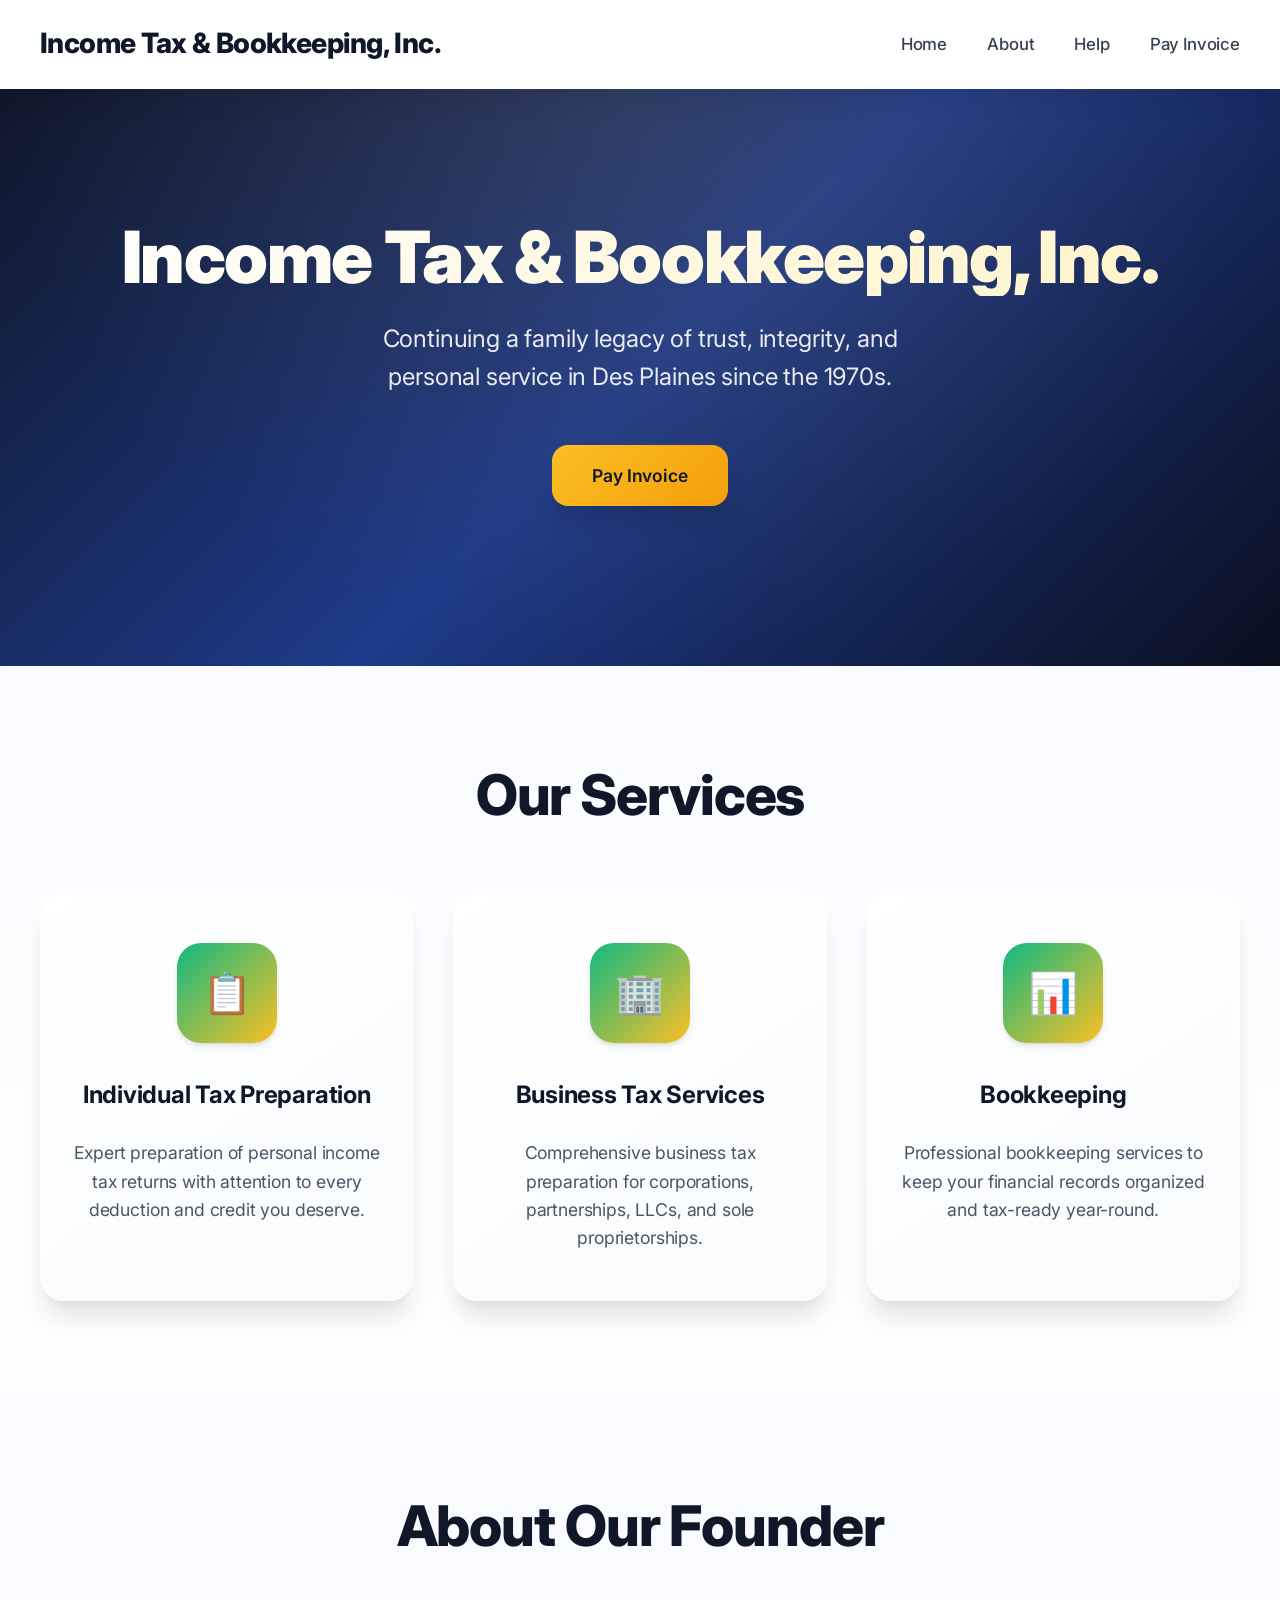
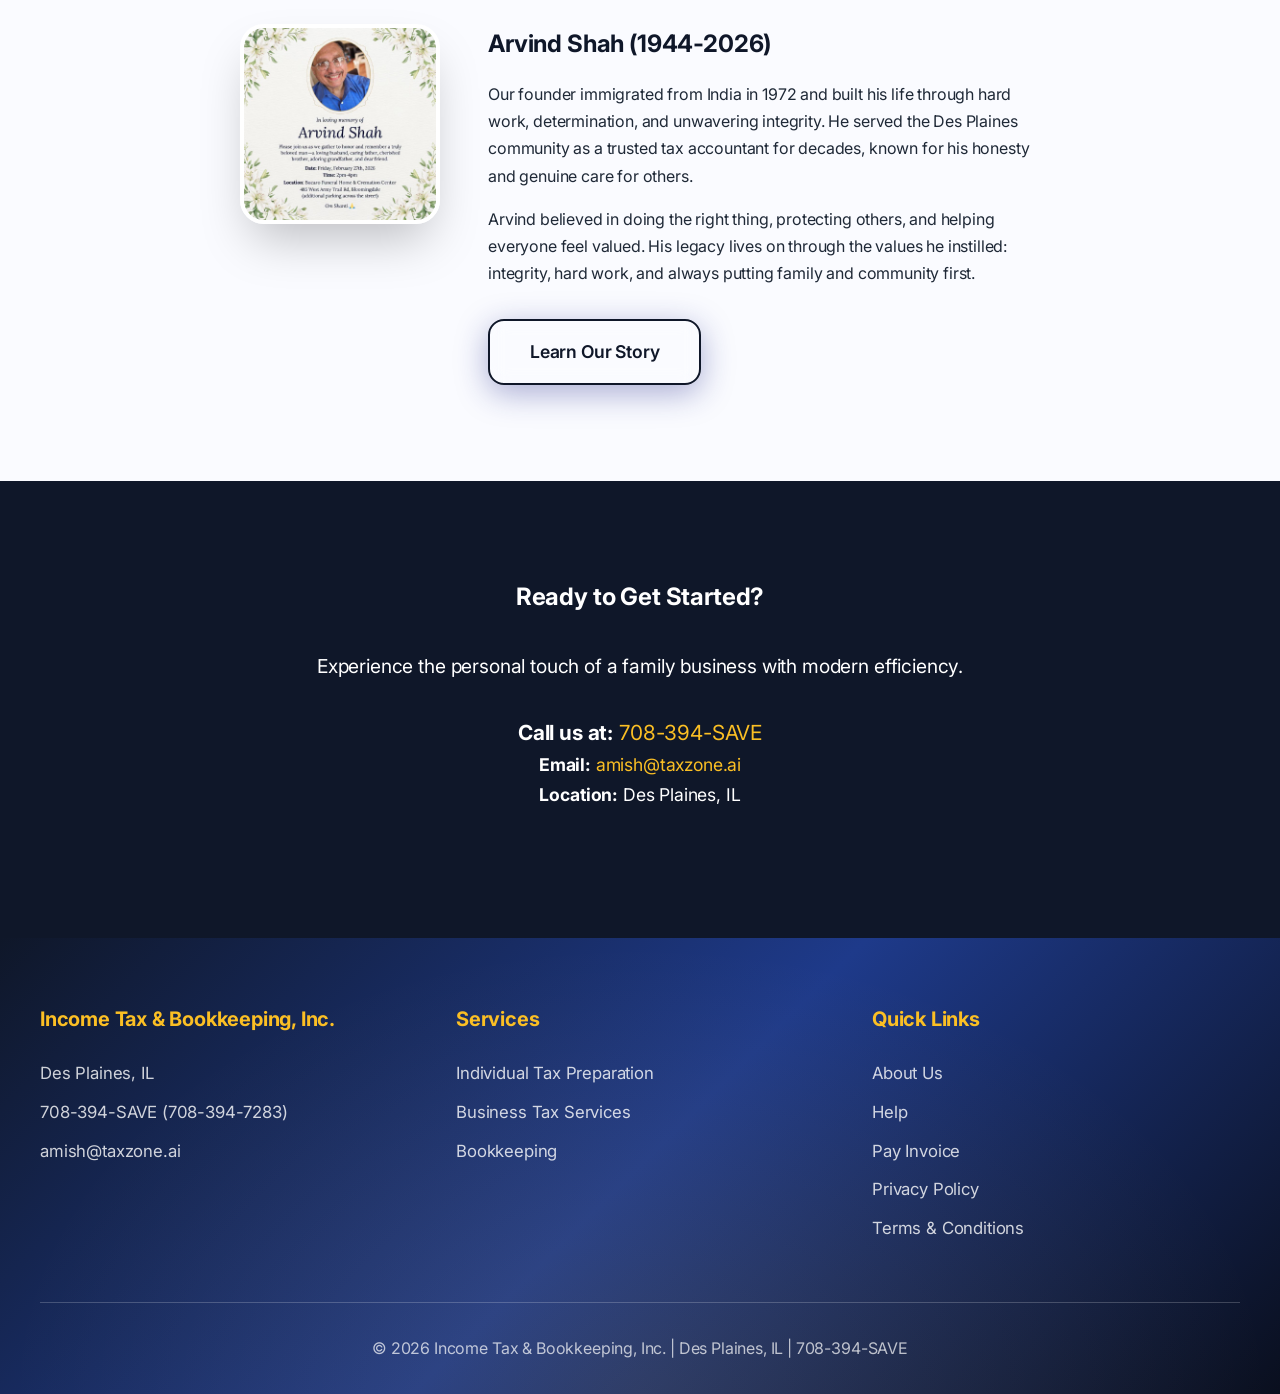
<file: index.html>
<!DOCTYPE html>
<html lang="en">
<head>
    <meta charset="UTF-8">
    <meta name="viewport" content="width=device-width, initial-scale=1.0">
    <title>Income Tax & Bookkeeping, Inc. | Professional Tax Services in Des Plaines, IL</title>
    <meta name="description" content="Professional tax preparation and bookkeeping services in Des Plaines, IL. Continuing a family legacy of trusted service since the 1970s. Call 708-394-SAVE.">
    <link rel="stylesheet" href="css/style.css">
</head>
<body>
    <header>
        <nav>
            <a href="index.html" class="logo">Income Tax & Bookkeeping, Inc.</a>
            <ul class="nav-links">
                <li><a href="index.html">Home</a></li>
                <li><a href="about.html">About</a></li>
                <li><a href="help.html">Help</a></li>
                <li><a href="pay.html">Pay Invoice</a></li>
            </ul>
            <div class="nav-toggle" onclick="toggleNav()">
                <span></span>
                <span></span>
                <span></span>
            </div>
        </nav>
    </header>

    <main>
        <section class="hero">
            <div class="container">
                <h1>Income Tax & Bookkeeping, Inc.</h1>
                <p>Continuing a family legacy of trust, integrity, and personal service in Des Plaines since the 1970s.</p>
                <div class="cta-buttons">
                    <a href="pay.html" class="btn btn-primary">Pay Invoice</a>
                </div>
            </div>
        </section>

        <section class="section">
            <div class="container">
                <h2 class="section-title">Our Services</h2>
                <div class="services-grid">
                    <div class="service-card">
                        <div class="service-icon">📋</div>
                        <h3>Individual Tax Preparation</h3>
                        <p>Expert preparation of personal income tax returns with attention to every deduction and credit you deserve.</p>
                    </div>
                    <div class="service-card">
                        <div class="service-icon">🏢</div>
                        <h3>Business Tax Services</h3>
                        <p>Comprehensive business tax preparation for corporations, partnerships, LLCs, and sole proprietorships.</p>
                    </div>
                    <div class="service-card">
                        <div class="service-icon">📊</div>
                        <h3>Bookkeeping</h3>
                        <p>Professional bookkeeping services to keep your financial records organized and tax-ready year-round.</p>
                    </div>
                </div>
            </div>
        </section>

        <section class="section" style="background: var(--light-bg);">
            <div class="container">
                <h2 class="section-title">About Our Founder</h2>
                <div class="memorial-content" style="display: grid; grid-template-columns: 200px 1fr; gap: 3rem; align-items: start; max-width: 800px; margin: 0 auto;">
                    <img src="assets/arvind-shah.jpg" alt="Arvind Shah" class="memorial-photo">
                    <div>
                        <h3 style="color: var(--primary-navy); font-size: 1.5rem; margin-bottom: 1rem;">Arvind Shah (1944-2026)</h3>
                        <p style="margin-bottom: 1rem; line-height: 1.7;">Our founder immigrated from India in 1972 and built his life through hard work, determination, and unwavering integrity. He served the Des Plaines community as a trusted tax accountant for decades, known for his honesty and genuine care for others.</p>
                        <p style="margin-bottom: 2rem; line-height: 1.7;">Arvind believed in doing the right thing, protecting others, and helping everyone feel valued. His legacy lives on through the values he instilled: integrity, hard work, and always putting family and community first.</p>
                        <a href="about.html" class="btn btn-secondary" style="color: var(--primary-navy); border-color: var(--primary-navy);">Learn Our Story</a>
                    </div>
                </div>
            </div>
        </section>

        <section class="section" style="background: var(--primary-navy); color: white;">
            <div class="container text-center">
                <h2 style="color: white; margin-bottom: 2rem;">Ready to Get Started?</h2>
                <p style="font-size: 1.2rem; margin-bottom: 2rem;">Experience the personal touch of a family business with modern efficiency.</p>
                <div style="margin-bottom: 2rem;">
                    <p style="font-size: 1.3rem;"><strong>Call us at:</strong> <a href="tel:7083947283" style="color: var(--accent-gold); text-decoration: none;">708-394-SAVE</a></p>
                    <p style="font-size: 1.1rem;"><strong>Email:</strong> <a href="mailto:amish@taxzone.ai" style="color: var(--accent-gold); text-decoration: none;">amish@taxzone.ai</a></p>
                    <p style="font-size: 1.1rem;"><strong>Location:</strong> Des Plaines, IL</p>
                </div>
            </div>
        </section>
    </main>

    <footer>
        <div class="container">
            <div class="footer-content">
                <div class="footer-section">
                    <h3>Income Tax & Bookkeeping, Inc.</h3>
                    <p>Des Plaines, IL</p>
                    <p>708-394-SAVE (708-394-7283)</p>
                    <a href="mailto:amish@taxzone.ai">amish@taxzone.ai</a>
                </div>
                <div class="footer-section">
                    <h3>Services</h3>
                    <p>Individual Tax Preparation</p>
                    <p>Business Tax Services</p>
                    <p>Bookkeeping</p>
                </div>
                <div class="footer-section">
                    <h3>Quick Links</h3>
                    <a href="about.html">About Us</a>
                    <a href="help.html">Help</a>
                    <a href="pay.html">Pay Invoice</a>
                    <a href="privacy.html">Privacy Policy</a>
                    <a href="terms.html">Terms & Conditions</a>
                </div>
            </div>
            <div class="footer-bottom">
                <p>© 2026 Income Tax & Bookkeeping, Inc. | Des Plaines, IL | 708-394-SAVE</p>
            </div>
        </div>
    </footer>

    <script>
        function toggleNav() {
            const navLinks = document.querySelector('.nav-links');
            navLinks.classList.toggle('active');
        }

        // Close mobile menu when clicking on a link
        document.querySelectorAll('.nav-links a').forEach(link => {
            link.addEventListener('click', () => {
                document.querySelector('.nav-links').classList.remove('active');
            });
        });
    </script>
</body>
</html>
</file>
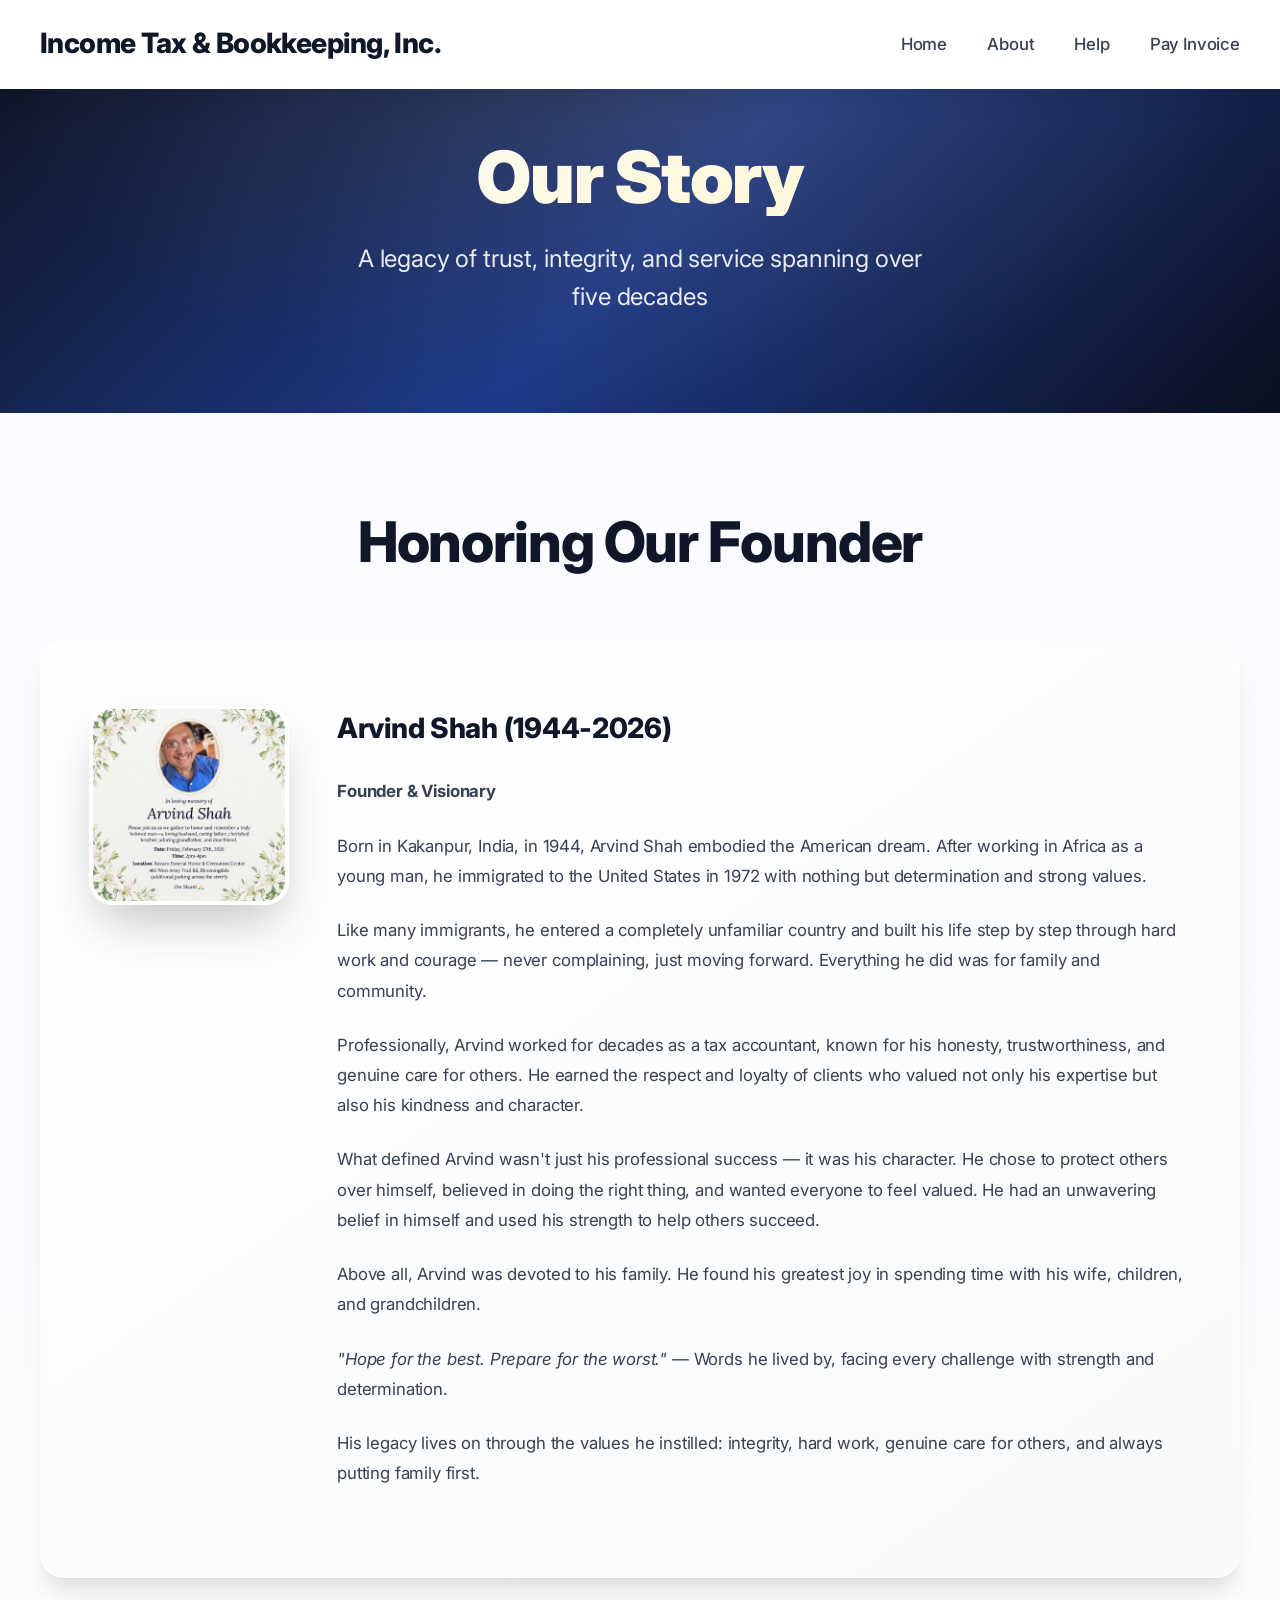
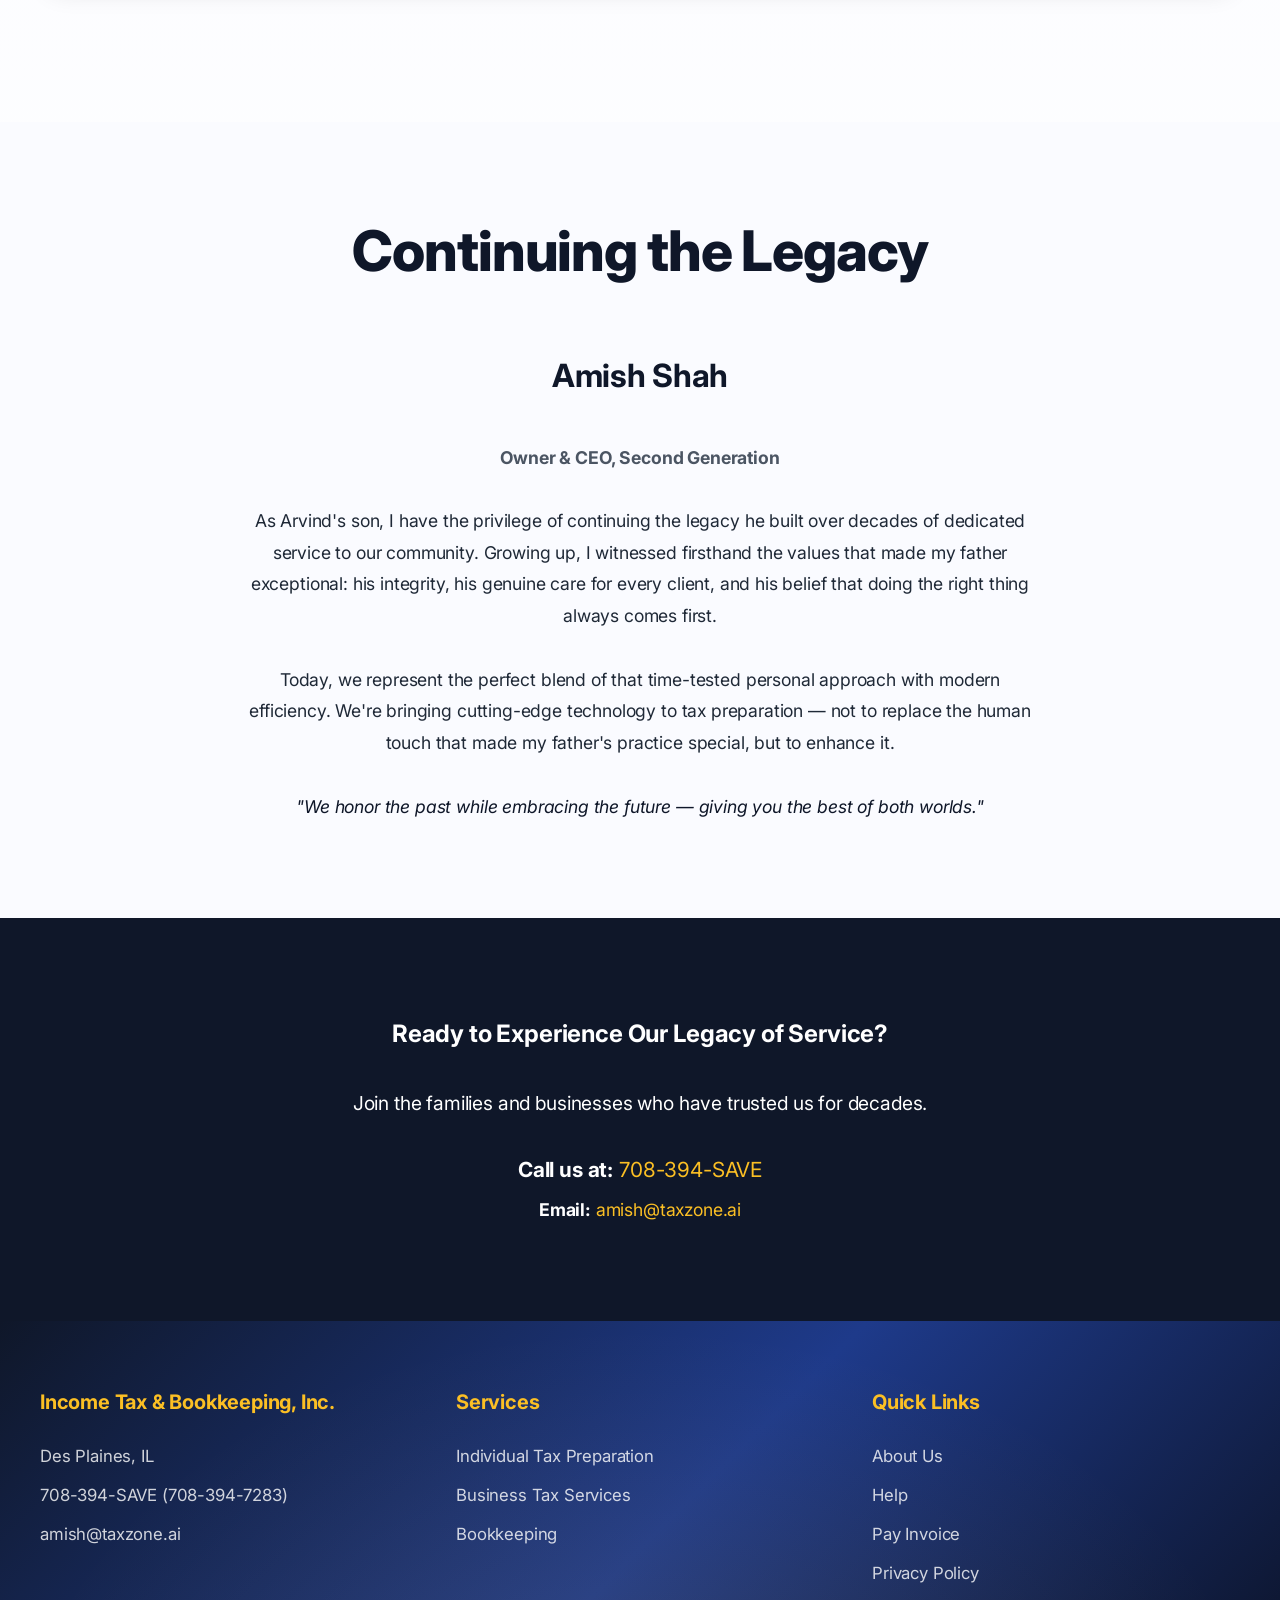
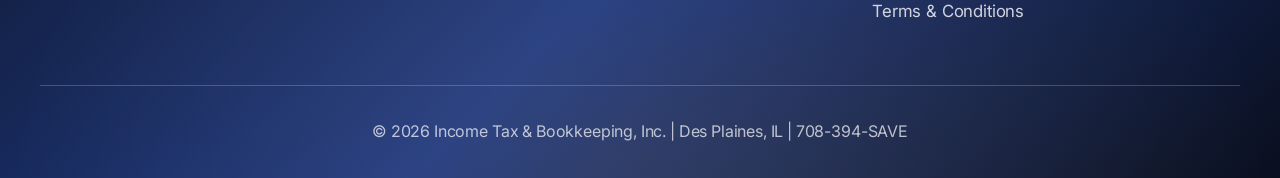
<file: about.html>
<!DOCTYPE html>
<html lang="en">
<head>
    <meta charset="UTF-8">
    <meta name="viewport" content="width=device-width, initial-scale=1.0">
    <title>About Us - Income Tax & Bookkeeping, Inc. | Des Plaines Legacy</title>
    <meta name="description" content="Learn about our family legacy, founded by Arvind Shah and continued by Amish Shah. Decades of trusted tax preparation in Des Plaines, IL.">
    <link rel="stylesheet" href="css/style.css">
</head>
<body>
    <header>
        <nav>
            <a href="index.html" class="logo">Income Tax & Bookkeeping, Inc.</a>
            <ul class="nav-links">
                <li><a href="index.html">Home</a></li>
                <li><a href="about.html">About</a></li>
                <li><a href="help.html">Help</a></li>
                <li><a href="pay.html">Pay Invoice</a></li>
            </ul>
            <div class="nav-toggle" onclick="toggleNav()">
                <span></span>
                <span></span>
                <span></span>
            </div>
        </nav>
    </header>

    <main>
        <section class="hero" style="padding: 3rem 0;">
            <div class="container">
                <h1>Our Story</h1>
                <p>A legacy of trust, integrity, and service spanning over five decades</p>
            </div>
        </section>

        <section class="section">
            <div class="container">
                <h2 class="section-title">Honoring Our Founder</h2>
                <div class="memorial">
                    <div class="memorial-content">
                        <img src="assets/arvind-shah.jpg" alt="Arvind Shah" class="memorial-photo">
                        <div class="memorial-text">
                            <h3>Arvind Shah (1944-2026)</h3>
                            <p><strong>Founder & Visionary</strong></p>
                            <p>Born in Kakanpur, India, in 1944, Arvind Shah embodied the American dream. After working in Africa as a young man, he immigrated to the United States in 1972 with nothing but determination and strong values.</p>
                            <p>Like many immigrants, he entered a completely unfamiliar country and built his life step by step through hard work and courage — never complaining, just moving forward. Everything he did was for family and community.</p>
                            <p>Professionally, Arvind worked for decades as a tax accountant, known for his honesty, trustworthiness, and genuine care for others. He earned the respect and loyalty of clients who valued not only his expertise but also his kindness and character.</p>
                            <p>What defined Arvind wasn't just his professional success — it was his character. He chose to protect others over himself, believed in doing the right thing, and wanted everyone to feel valued. He had an unwavering belief in himself and used his strength to help others succeed.</p>
                            <p>Above all, Arvind was devoted to his family. He found his greatest joy in spending time with his wife, children, and grandchildren.</p>
                            <p><em>"Hope for the best. Prepare for the worst."</em> — Words he lived by, facing every challenge with strength and determination.</p>
                            <p>His legacy lives on through the values he instilled: integrity, hard work, genuine care for others, and always putting family first.</p>
                        </div>
                    </div>
                </div>
            </div>
        </section>

        <section class="section" style="background: var(--light-bg);">
            <div class="container">
                <h2 class="section-title">Continuing the Legacy</h2>
                <div style="max-width: 800px; margin: 0 auto; text-align: center;">
                    <h3 class="section-subtitle">Amish Shah</h3>
                    <p style="font-size: 1.1rem; color: var(--gray-600); margin-bottom: 2rem;"><strong>Owner & CEO, Second Generation</strong></p>
                    
                    <p style="font-size: 1.1rem; line-height: 1.8; margin-bottom: 2rem;">As Arvind's son, I have the privilege of continuing the legacy he built over decades of dedicated service to our community. Growing up, I witnessed firsthand the values that made my father exceptional: his integrity, his genuine care for every client, and his belief that doing the right thing always comes first.</p>
                    
                    <p style="font-size: 1.1rem; line-height: 1.8; margin-bottom: 2rem;">Today, we represent the perfect blend of that time-tested personal approach with modern efficiency. We're bringing cutting-edge technology to tax preparation — not to replace the human touch that made my father's practice special, but to enhance it.</p>
                    
                    <p style="font-size: 1.1rem; line-height: 1.8; text-align: center; font-style: italic; color: var(--primary-navy);">"We honor the past while embracing the future — giving you the best of both worlds."</p>
                </div>
            </div>
        </section>

        <section class="section" style="background: var(--primary-navy); color: white;">
            <div class="container text-center">
                <h2 style="color: white; margin-bottom: 2rem;">Ready to Experience Our Legacy of Service?</h2>
                <p style="font-size: 1.2rem; margin-bottom: 2rem;">Join the families and businesses who have trusted us for decades.</p>
                <div>
                    <p style="font-size: 1.3rem; margin-bottom: 0.5rem;"><strong>Call us at:</strong> <a href="tel:7083947283" style="color: var(--accent-gold); text-decoration: none;">708-394-SAVE</a></p>
                    <p style="font-size: 1.1rem;"><strong>Email:</strong> <a href="mailto:amish@taxzone.ai" style="color: var(--accent-gold); text-decoration: none;">amish@taxzone.ai</a></p>
                </div>
            </div>
        </section>
    </main>

    <footer>
        <div class="container">
            <div class="footer-content">
                <div class="footer-section">
                    <h3>Income Tax & Bookkeeping, Inc.</h3>
                    <p>Des Plaines, IL</p>
                    <p>708-394-SAVE (708-394-7283)</p>
                    <a href="mailto:amish@taxzone.ai">amish@taxzone.ai</a>
                </div>
                <div class="footer-section">
                    <h3>Services</h3>
                    <p>Individual Tax Preparation</p>
                    <p>Business Tax Services</p>
                    <p>Bookkeeping</p>
                </div>
                <div class="footer-section">
                    <h3>Quick Links</h3>
                    <a href="about.html">About Us</a>
                    <a href="help.html">Help</a>
                    <a href="pay.html">Pay Invoice</a>
                    <a href="privacy.html">Privacy Policy</a>
                    <a href="terms.html">Terms & Conditions</a>
                </div>
            </div>
            <div class="footer-bottom">
                <p>© 2026 Income Tax & Bookkeeping, Inc. | Des Plaines, IL | 708-394-SAVE</p>
            </div>
        </div>
    </footer>

    <script>
        function toggleNav() {
            const navLinks = document.querySelector('.nav-links');
            navLinks.classList.toggle('active');
        }

        // Close mobile menu when clicking on a link
        document.querySelectorAll('.nav-links a').forEach(link => {
            link.addEventListener('click', () => {
                document.querySelector('.nav-links').classList.remove('active');
            });
        });
    </script>
</body>
</html>
</file>
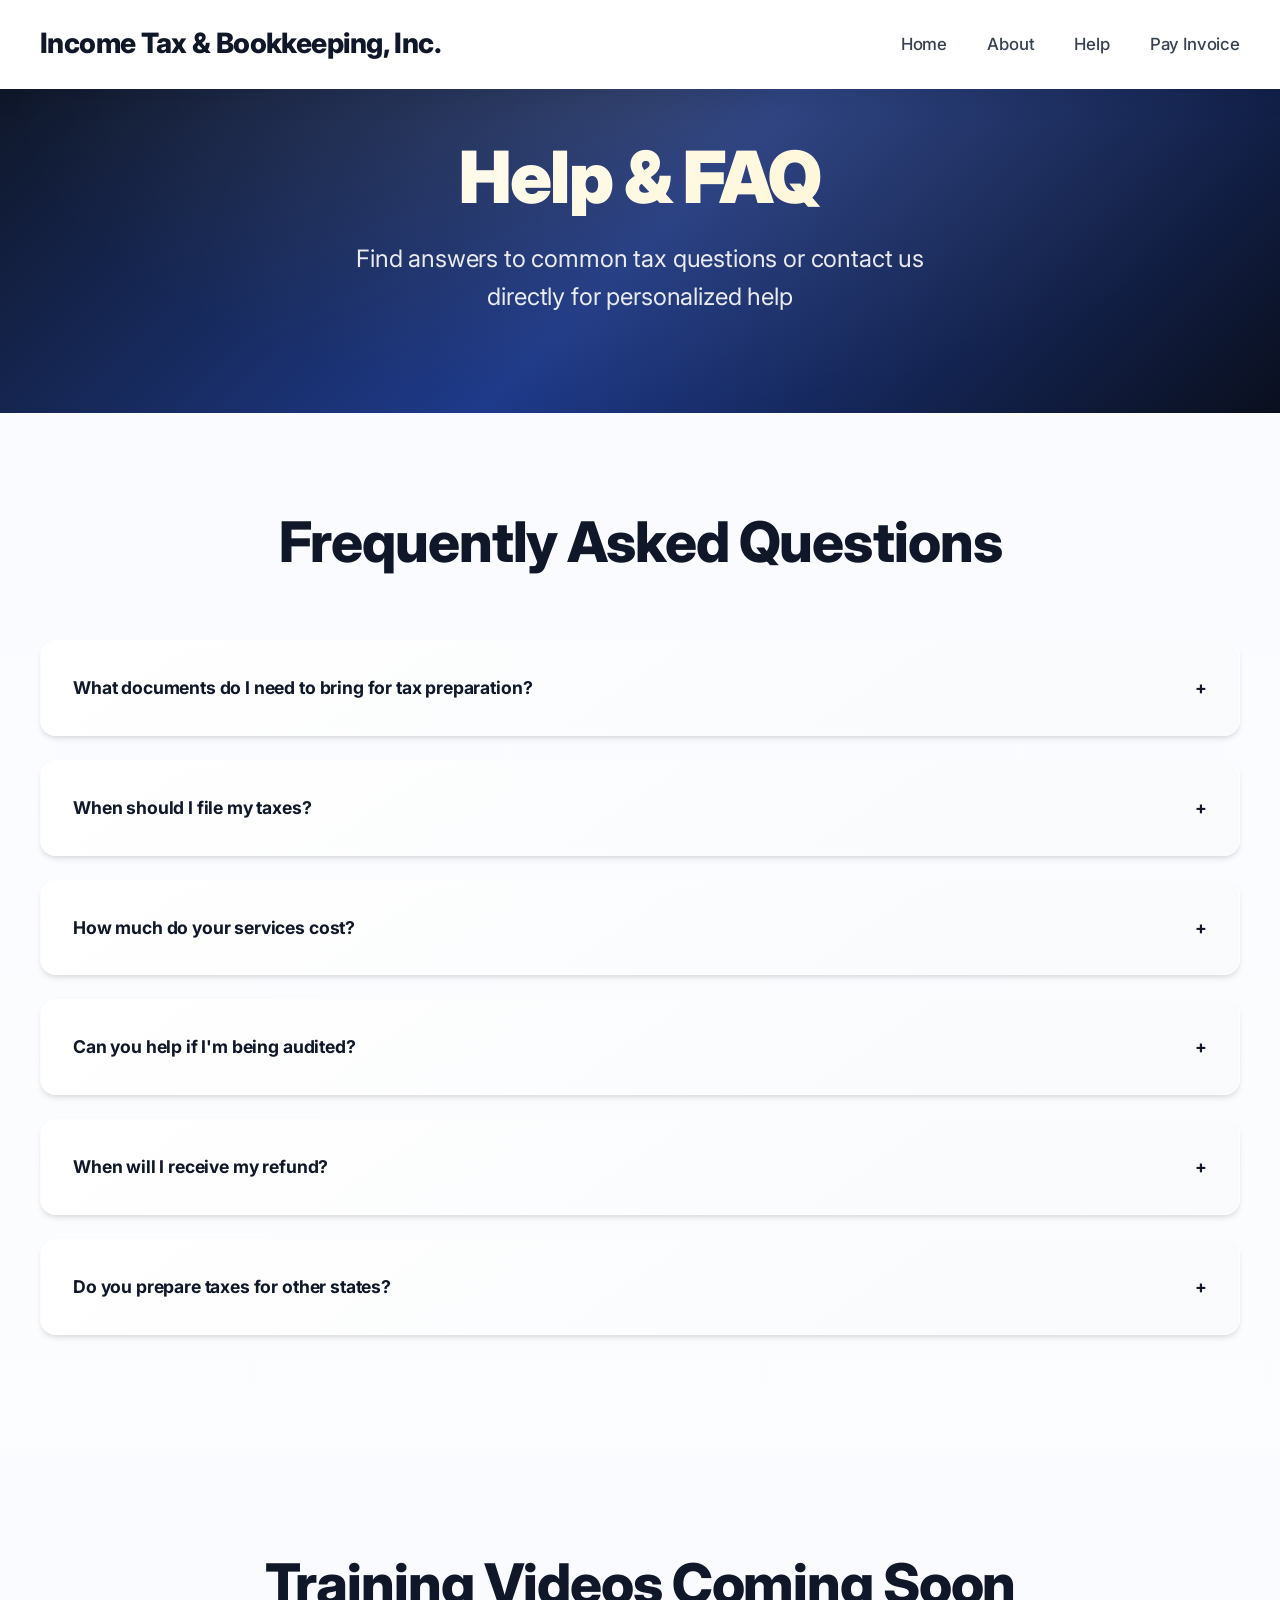
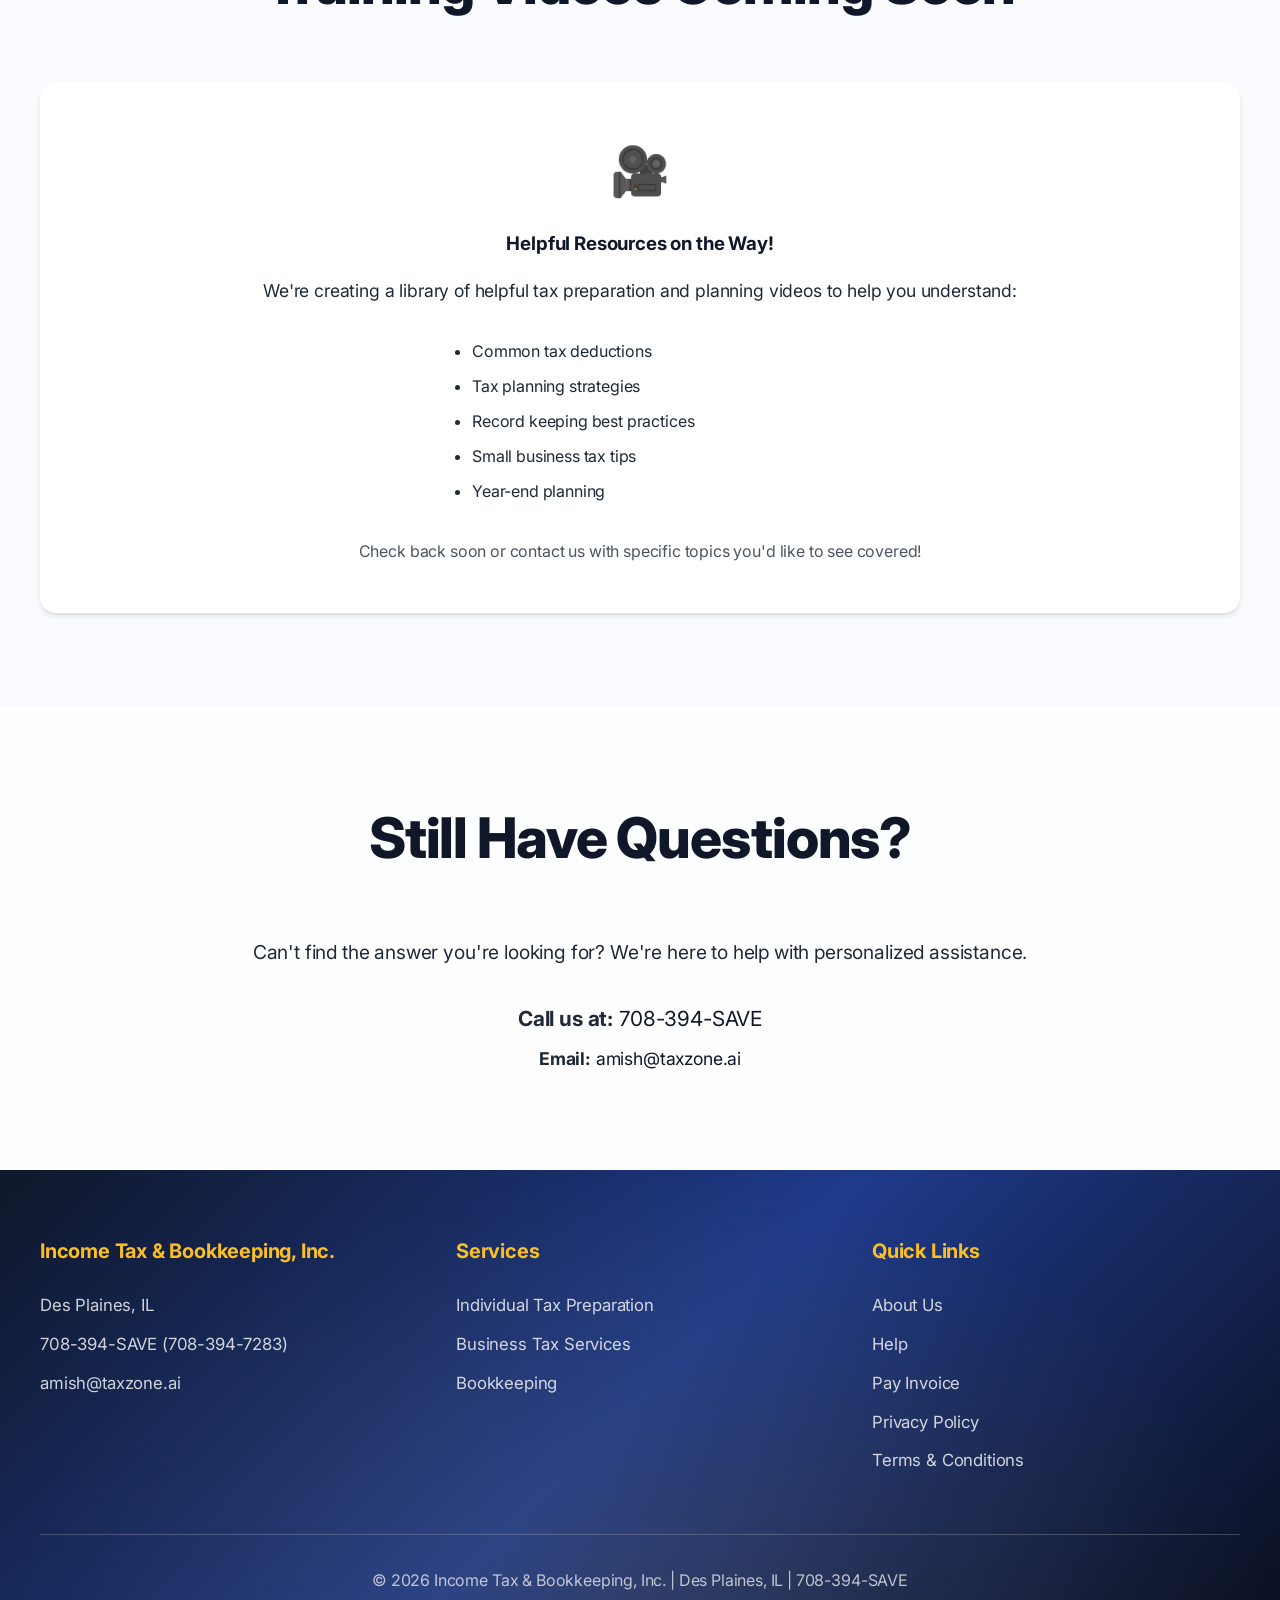
<file: help.html>
<!DOCTYPE html>
<html lang="en">
<head>
    <meta charset="UTF-8">
    <meta name="viewport" content="width=device-width, initial-scale=1.0">
    <title>Help & FAQ - Income Tax & Bookkeeping, Inc. | Tax Questions Answered</title>
    <meta name="description" content="Common tax preparation questions answered. Get help with tax planning, deductions, and filing requirements from Des Plaines tax experts.">
    <link rel="stylesheet" href="css/style.css">
</head>
<body>
    <header>
        <nav>
            <a href="index.html" class="logo">Income Tax & Bookkeeping, Inc.</a>
            <ul class="nav-links">
                <li><a href="index.html">Home</a></li>
                <li><a href="about.html">About</a></li>
                <li><a href="help.html">Help</a></li>
                <li><a href="pay.html">Pay Invoice</a></li>
            </ul>
            <div class="nav-toggle" onclick="toggleNav()">
                <span></span>
                <span></span>
                <span></span>
            </div>
        </nav>
    </header>

    <main>
        <section class="hero" style="padding: 3rem 0;">
            <div class="container">
                <h1>Help & FAQ</h1>
                <p>Find answers to common tax questions or contact us directly for personalized help</p>
            </div>
        </section>

        <section class="section">
            <div class="container">
                <h2 class="section-title">Frequently Asked Questions</h2>
                
                <div class="faq-item" onclick="toggleFaq(this)">
                    <div class="faq-question">
                        <span>What documents do I need to bring for tax preparation?</span>
                        <span>+</span>
                    </div>
                    <div class="faq-answer">
                        <p><strong>Income Documents:</strong> W-2 forms, 1099 forms, business income records, unemployment statements</p>
                        <p><strong>Deductions:</strong> Mortgage interest statements, property tax records, charitable donations, medical expenses, education expenses</p>
                        <p><strong>Personal Info:</strong> Social Security cards, birth certificates for new dependents, bank account info, copy of last year's return</p>
                    </div>
                </div>

                <div class="faq-item" onclick="toggleFaq(this)">
                    <div class="faq-question">
                        <span>When should I file my taxes?</span>
                        <span>+</span>
                    </div>
                    <div class="faq-answer">
                        <p>The federal deadline is typically April 15th. We recommend filing early to get your refund faster, protect against identity theft, and avoid the last-minute rush. You can file as early as January when the IRS begins accepting returns.</p>
                    </div>
                </div>

                <div class="faq-item" onclick="toggleFaq(this)">
                    <div class="faq-question">
                        <span>How much do your services cost?</span>
                        <span>+</span>
                    </div>
                    <div class="faq-answer">
                        <p>Our fees vary based on the complexity of your tax situation. We provide transparent, fair pricing with no hidden fees. We'll give you a clear estimate before we begin work. Contact us for a free consultation and pricing quote tailored to your specific needs.</p>
                    </div>
                </div>

                <div class="faq-item" onclick="toggleFaq(this)">
                    <div class="faq-question">
                        <span>Can you help if I'm being audited?</span>
                        <span>+</span>
                    </div>
                    <div class="faq-answer">
                        <p>Yes! We provide full audit support and representation. We'll communicate directly with tax authorities, organize documentation, explain the process, and represent you throughout. For returns we prepared, audit support is included at no additional charge.</p>
                    </div>
                </div>

                <div class="faq-item" onclick="toggleFaq(this)">
                    <div class="faq-question">
                        <span>When will I receive my refund?</span>
                        <span>+</span>
                    </div>
                    <div class="faq-answer">
                        <p>E-filed returns with direct deposit typically take 7-21 days. E-filed with paper check takes 3-4 weeks. Paper filed returns take 6-8 weeks. We e-file all returns when possible and recommend direct deposit for fastest processing.</p>
                    </div>
                </div>

                <div class="faq-item" onclick="toggleFaq(this)">
                    <div class="faq-question">
                        <span>Do you prepare taxes for other states?</span>
                        <span>+</span>
                    </div>
                    <div class="faq-answer">
                        <p>Yes! We prepare returns for all 50 states. Whether you moved during the year, have income from multiple states, or need multi-state business filings, we can handle it. We stay current with tax laws in all states.</p>
                    </div>
                </div>
            </div>
        </section>

        <section class="section" style="background: var(--light-bg);">
            <div class="container">
                <h2 class="section-title">Training Videos Coming Soon</h2>
                <div style="text-align: center; background: white; padding: 3rem; border-radius: 1rem; box-shadow: var(--shadow);">
                    <div style="font-size: 3rem; color: var(--gray-300); margin-bottom: 1rem;">🎥</div>
                    <h3 style="color: var(--primary-navy); margin-bottom: 1rem;">Helpful Resources on the Way!</h3>
                    <p style="font-size: 1.1rem; margin-bottom: 2rem;">We're creating a library of helpful tax preparation and planning videos to help you understand:</p>
                    <ul style="text-align: left; max-width: 400px; margin: 0 auto 2rem; padding-left: 2rem;">
                        <li style="margin-bottom: 0.5rem;">Common tax deductions</li>
                        <li style="margin-bottom: 0.5rem;">Tax planning strategies</li>
                        <li style="margin-bottom: 0.5rem;">Record keeping best practices</li>
                        <li style="margin-bottom: 0.5rem;">Small business tax tips</li>
                        <li style="margin-bottom: 0.5rem;">Year-end planning</li>
                    </ul>
                    <p style="color: var(--gray-600);">Check back soon or contact us with specific topics you'd like to see covered!</p>
                </div>
            </div>
        </section>

        <section class="section">
            <div class="container text-center">
                <h2 class="section-title">Still Have Questions?</h2>
                <p style="font-size: 1.2rem; margin-bottom: 2rem;">Can't find the answer you're looking for? We're here to help with personalized assistance.</p>
                <div>
                    <p style="font-size: 1.3rem; margin-bottom: 0.5rem;"><strong>Call us at:</strong> <a href="tel:7083947283" style="color: var(--primary-navy); text-decoration: none;">708-394-SAVE</a></p>
                    <p style="font-size: 1.1rem;"><strong>Email:</strong> <a href="mailto:amish@taxzone.ai" style="color: var(--primary-navy); text-decoration: none;">amish@taxzone.ai</a></p>
                </div>
            </div>
        </section>
    </main>

    <footer>
        <div class="container">
            <div class="footer-content">
                <div class="footer-section">
                    <h3>Income Tax & Bookkeeping, Inc.</h3>
                    <p>Des Plaines, IL</p>
                    <p>708-394-SAVE (708-394-7283)</p>
                    <a href="mailto:amish@taxzone.ai">amish@taxzone.ai</a>
                </div>
                <div class="footer-section">
                    <h3>Services</h3>
                    <p>Individual Tax Preparation</p>
                    <p>Business Tax Services</p>
                    <p>Bookkeeping</p>
                </div>
                <div class="footer-section">
                    <h3>Quick Links</h3>
                    <a href="about.html">About Us</a>
                    <a href="help.html">Help</a>
                    <a href="pay.html">Pay Invoice</a>
                    <a href="privacy.html">Privacy Policy</a>
                    <a href="terms.html">Terms & Conditions</a>
                </div>
            </div>
            <div class="footer-bottom">
                <p>© 2026 Income Tax & Bookkeeping, Inc. | Des Plaines, IL | 708-394-SAVE</p>
            </div>
        </div>
    </footer>

    <script>
        function toggleNav() {
            const navLinks = document.querySelector('.nav-links');
            navLinks.classList.toggle('active');
        }

        function toggleFaq(element) {
            const isActive = element.classList.contains('active');
            
            // Close all FAQ items
            document.querySelectorAll('.faq-item').forEach(item => {
                item.classList.remove('active');
                item.querySelector('.faq-question span:last-child').textContent = '+';
            });
            
            // If this item wasn't active, open it
            if (!isActive) {
                element.classList.add('active');
                element.querySelector('.faq-question span:last-child').textContent = '−';
            }
        }

        // Close mobile menu when clicking on a link
        document.querySelectorAll('.nav-links a').forEach(link => {
            link.addEventListener('click', () => {
                document.querySelector('.nav-links').classList.remove('active');
            });
        });
    </script>
</body>
</html>
</file>
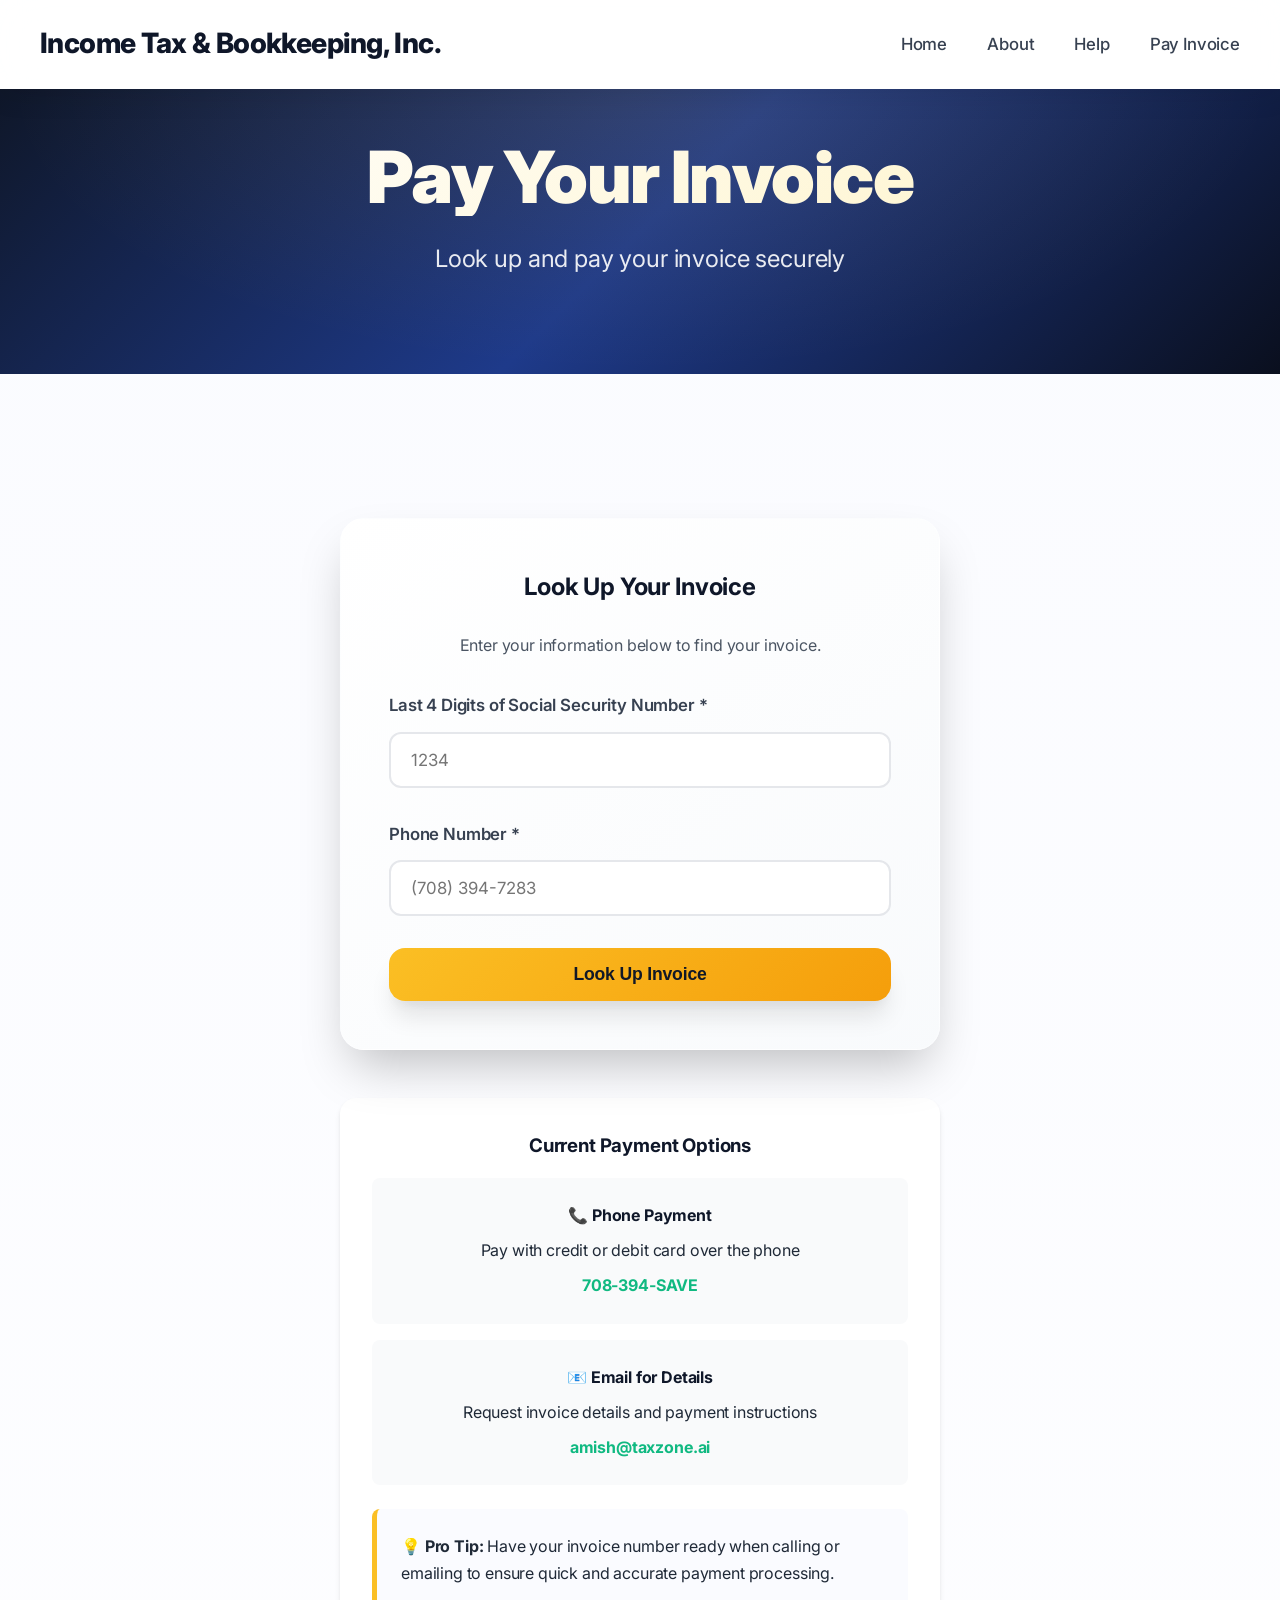
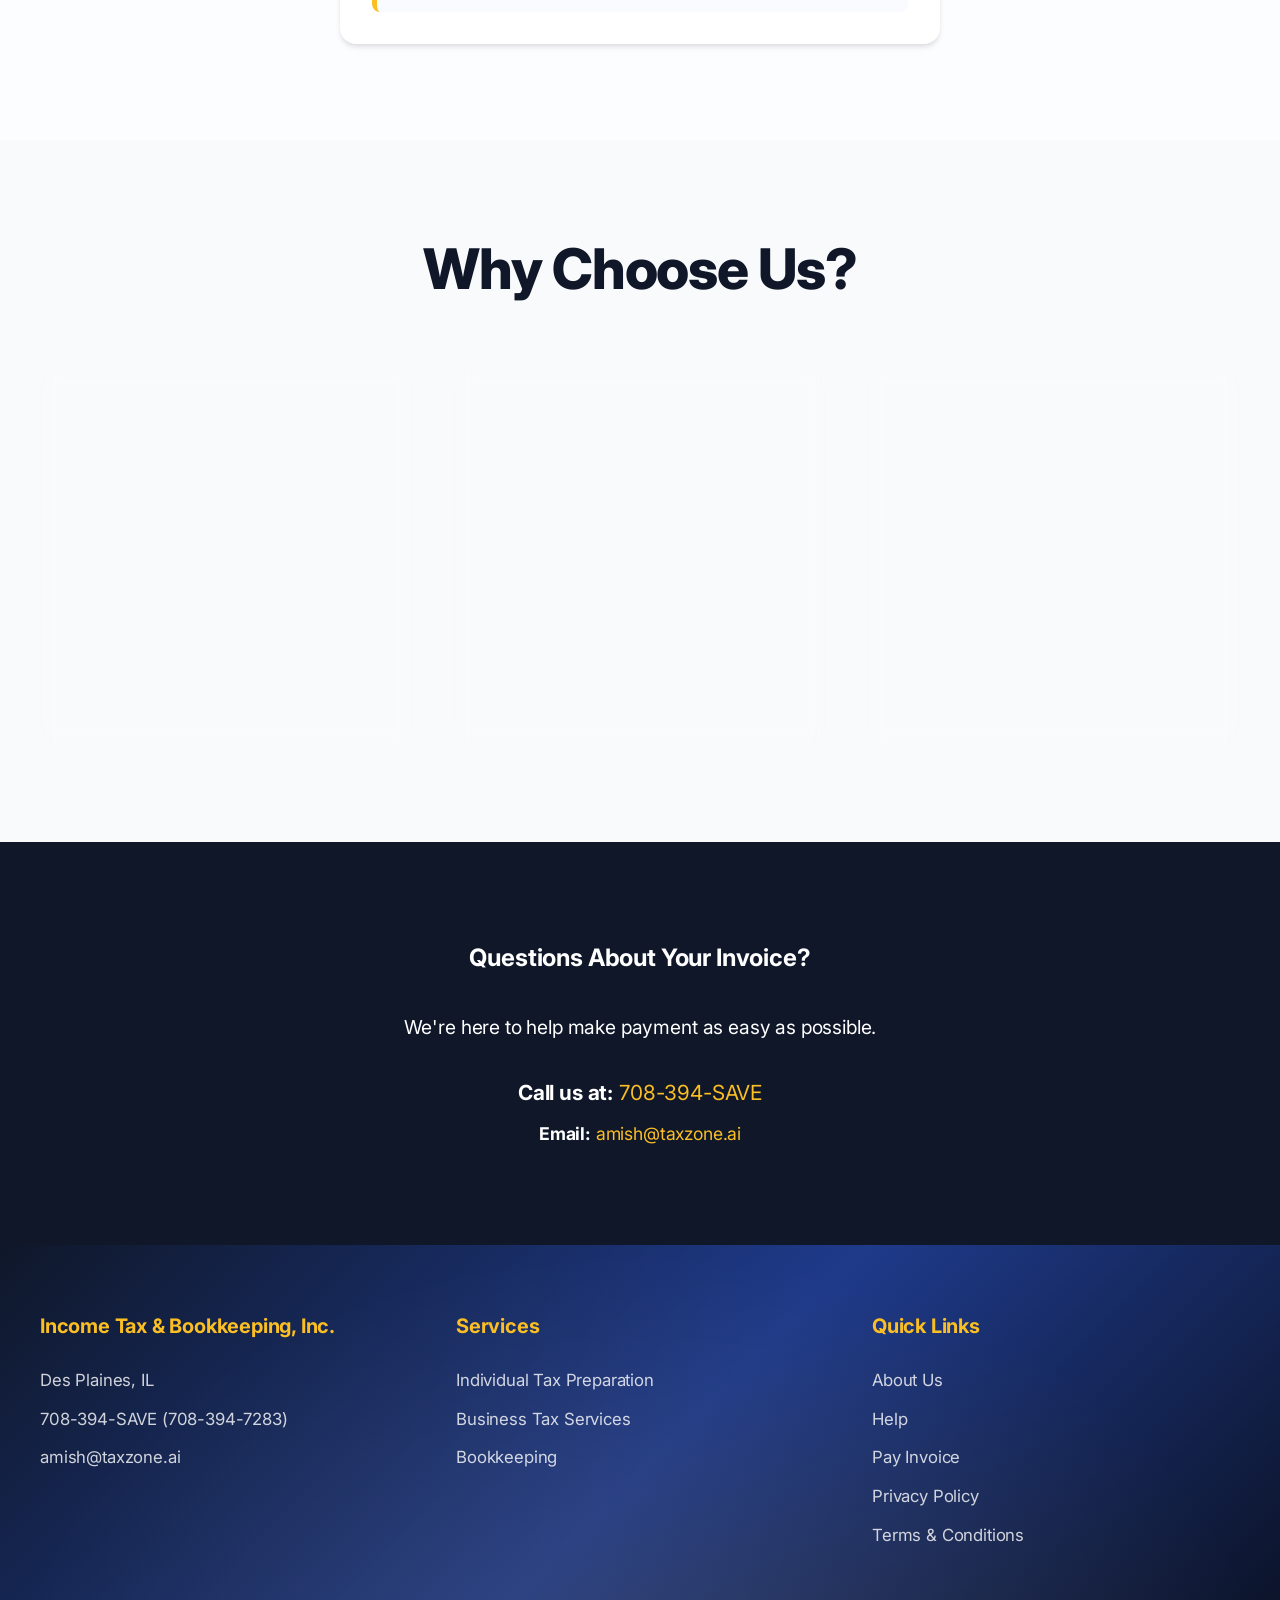
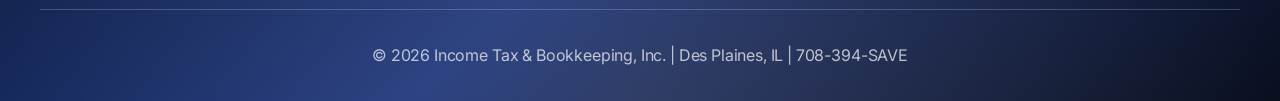
<file: pay.html>
<!DOCTYPE html>
<html lang="en">
<head>
    <meta charset="UTF-8">
    <meta name="viewport" content="width=device-width, initial-scale=1.0">
    <title>Pay Your Invoice - Income Tax & Bookkeeping, Inc. | Client Payment Portal</title>
    <meta name="description" content="Pay your invoice securely. Look up your invoice using your information. Professional tax preparation services in Des Plaines, IL.">
    <link rel="stylesheet" href="css/style.css">
</head>
<body>
    <header>
        <nav>
            <a href="index.html" class="logo">Income Tax & Bookkeeping, Inc.</a>
            <ul class="nav-links">
                <li><a href="index.html">Home</a></li>
                <li><a href="about.html">About</a></li>
                <li><a href="help.html">Help</a></li>
                <li><a href="pay.html">Pay Invoice</a></li>
            </ul>
            <div class="nav-toggle" onclick="toggleNav()">
                <span></span>
                <span></span>
                <span></span>
            </div>
        </nav>
    </header>

    <main>
        <section class="hero" style="padding: 3rem 0;">
            <div class="container">
                <h1>Pay Your Invoice</h1>
                <p>Look up and pay your invoice securely</p>
            </div>
        </section>

        <section class="section">
            <div class="container">
                <div style="max-width: 600px; margin: 0 auto;">
                    
                    <div class="contact-form" id="lookup-form">
                        <h2 style="text-align: center; margin-bottom: 1.5rem; color: var(--primary-navy);">Look Up Your Invoice</h2>
                        <p style="text-align: center; margin-bottom: 2rem; color: var(--gray-600);">Enter your information below to find your invoice.</p>
                        
                        <form onsubmit="handleLookup(event)">
                            <div class="form-group">
                                <label for="ssn">Last 4 Digits of Social Security Number *</label>
                                <input type="text" id="ssn" name="ssn" maxlength="4" pattern="[0-9]{4}" placeholder="1234" required>
                            </div>

                            <div class="form-group">
                                <label for="phone">Phone Number *</label>
                                <input type="tel" id="phone" name="phone" placeholder="(708) 394-7283" required>
                            </div>

                            <div class="form-group" style="margin-bottom: 0;">
                                <button type="submit" class="btn btn-primary" style="width: 100%;">Look Up Invoice</button>
                            </div>
                        </form>
                    </div>

                    <div id="lookup-result" style="display: none; text-align: center; padding: 3rem; background: var(--light-bg); border-radius: 1rem; margin-top: 2rem;">
                        <div style="font-size: 3rem; color: var(--accent-gold); margin-bottom: 1rem;">⏳</div>
                        <h3 style="color: var(--primary-navy); margin-bottom: 1rem;">Invoice Lookup Coming Soon</h3>
                        <p style="font-size: 1.1rem; margin-bottom: 2rem;">Our automated invoice lookup system is being connected to our tax system backend. In the meantime, please contact us directly for your invoice.</p>
                        <div>
                            <p style="margin-bottom: 1rem;"><strong>Call us at:</strong> <a href="tel:7083947283" style="color: var(--primary-navy); text-decoration: none;">708-394-SAVE</a></p>
                            <p><strong>Email us at:</strong> <a href="mailto:amish@taxzone.ai" style="color: var(--primary-navy); text-decoration: none;">amish@taxzone.ai</a></p>
                        </div>
                    </div>

                    <div style="background: white; padding: 2rem; border-radius: 1rem; box-shadow: var(--shadow); margin-top: 2rem;">
                        <h3 style="color: var(--primary-navy); margin-bottom: 1rem; text-align: center;">Current Payment Options</h3>
                        
                        <div style="display: grid; gap: 1rem;">
                            <div style="padding: 1.5rem; background: var(--gray-50); border-radius: 0.5rem; text-align: center;">
                                <h4 style="color: var(--primary-navy); margin-bottom: 0.5rem;">📞 Phone Payment</h4>
                                <p style="margin-bottom: 0.5rem;">Pay with credit or debit card over the phone</p>
                                <p><strong><a href="tel:7083947283" style="color: var(--accent-green); text-decoration: none;">708-394-SAVE</a></strong></p>
                            </div>

                            <div style="padding: 1.5rem; background: var(--gray-50); border-radius: 0.5rem; text-align: center;">
                                <h4 style="color: var(--primary-navy); margin-bottom: 0.5rem;">📧 Email for Details</h4>
                                <p style="margin-bottom: 0.5rem;">Request invoice details and payment instructions</p>
                                <p><strong><a href="mailto:amish@taxzone.ai" style="color: var(--accent-green); text-decoration: none;">amish@taxzone.ai</a></strong></p>
                            </div>
                        </div>

                        <div style="background: var(--light-bg); padding: 1.5rem; border-radius: 0.5rem; border-left: 5px solid var(--accent-gold); margin-top: 1.5rem;">
                            <p><strong>💡 Pro Tip:</strong> Have your invoice number ready when calling or emailing to ensure quick and accurate payment processing.</p>
                        </div>
                    </div>

                </div>
            </div>
        </section>

        <section class="section" style="background: var(--gray-50);">
            <div class="container">
                <h2 class="section-title">Why Choose Us?</h2>
                <div class="services-grid">
                    <div class="service-card">
                        <div class="service-icon">🔒</div>
                        <h3>Secure Payments</h3>
                        <p>All payment processing uses bank-level encryption and security protocols to protect your information.</p>
                    </div>
                    <div class="service-card">
                        <div class="service-icon">🤝</div>
                        <h3>Transparent Pricing</h3>
                        <p>No hidden fees or surprise charges. You'll know exactly what you're paying before we begin work.</p>
                    </div>
                    <div class="service-card">
                        <div class="service-icon">⭐</div>
                        <h3>Quality Service</h3>
                        <p>Professional tax preparation with personal attention to every detail and your satisfaction guaranteed.</p>
                    </div>
                </div>
            </div>
        </section>

        <section class="section" style="background: var(--primary-navy); color: white;">
            <div class="container text-center">
                <h2 style="color: white; margin-bottom: 2rem;">Questions About Your Invoice?</h2>
                <p style="font-size: 1.2rem; margin-bottom: 2rem;">We're here to help make payment as easy as possible.</p>
                <div>
                    <p style="font-size: 1.3rem; margin-bottom: 0.5rem;"><strong>Call us at:</strong> <a href="tel:7083947283" style="color: var(--accent-gold); text-decoration: none;">708-394-SAVE</a></p>
                    <p style="font-size: 1.1rem;"><strong>Email:</strong> <a href="mailto:amish@taxzone.ai" style="color: var(--accent-gold); text-decoration: none;">amish@taxzone.ai</a></p>
                </div>
            </div>
        </section>
    </main>

    <footer>
        <div class="container">
            <div class="footer-content">
                <div class="footer-section">
                    <h3>Income Tax & Bookkeeping, Inc.</h3>
                    <p>Des Plaines, IL</p>
                    <p>708-394-SAVE (708-394-7283)</p>
                    <a href="mailto:amish@taxzone.ai">amish@taxzone.ai</a>
                </div>
                <div class="footer-section">
                    <h3>Services</h3>
                    <p>Individual Tax Preparation</p>
                    <p>Business Tax Services</p>
                    <p>Bookkeeping</p>
                </div>
                <div class="footer-section">
                    <h3>Quick Links</h3>
                    <a href="about.html">About Us</a>
                    <a href="help.html">Help</a>
                    <a href="pay.html">Pay Invoice</a>
                    <a href="privacy.html">Privacy Policy</a>
                    <a href="terms.html">Terms & Conditions</a>
                </div>
            </div>
            <div class="footer-bottom">
                <p>© 2026 Income Tax & Bookkeeping, Inc. | Des Plaines, IL | 708-394-SAVE</p>
            </div>
        </div>
    </footer>

    <script>
        function toggleNav() {
            const navLinks = document.querySelector('.nav-links');
            navLinks.classList.toggle('active');
        }

        function handleLookup(event) {
            event.preventDefault();
            
            // Hide the form and show the result message
            document.getElementById('lookup-form').style.display = 'none';
            document.getElementById('lookup-result').style.display = 'block';
        }

        // Format phone number input
        document.getElementById('phone').addEventListener('input', function(e) {
            let value = e.target.value.replace(/\D/g, '');
            if (value.length >= 6) {
                value = value.replace(/(\d{3})(\d{3})(\d{4})/, '($1) $2-$3');
            } else if (value.length >= 3) {
                value = value.replace(/(\d{3})(\d{3})/, '($1) $2');
            }
            e.target.value = value;
        });

        // Format SSN input to only allow numbers
        document.getElementById('ssn').addEventListener('input', function(e) {
            e.target.value = e.target.value.replace(/\D/g, '');
        });

        // Close mobile menu when clicking on a link
        document.querySelectorAll('.nav-links a').forEach(link => {
            link.addEventListener('click', () => {
                document.querySelector('.nav-links').classList.remove('active');
            });
        });
    </script>
</body>
</html>
</file>
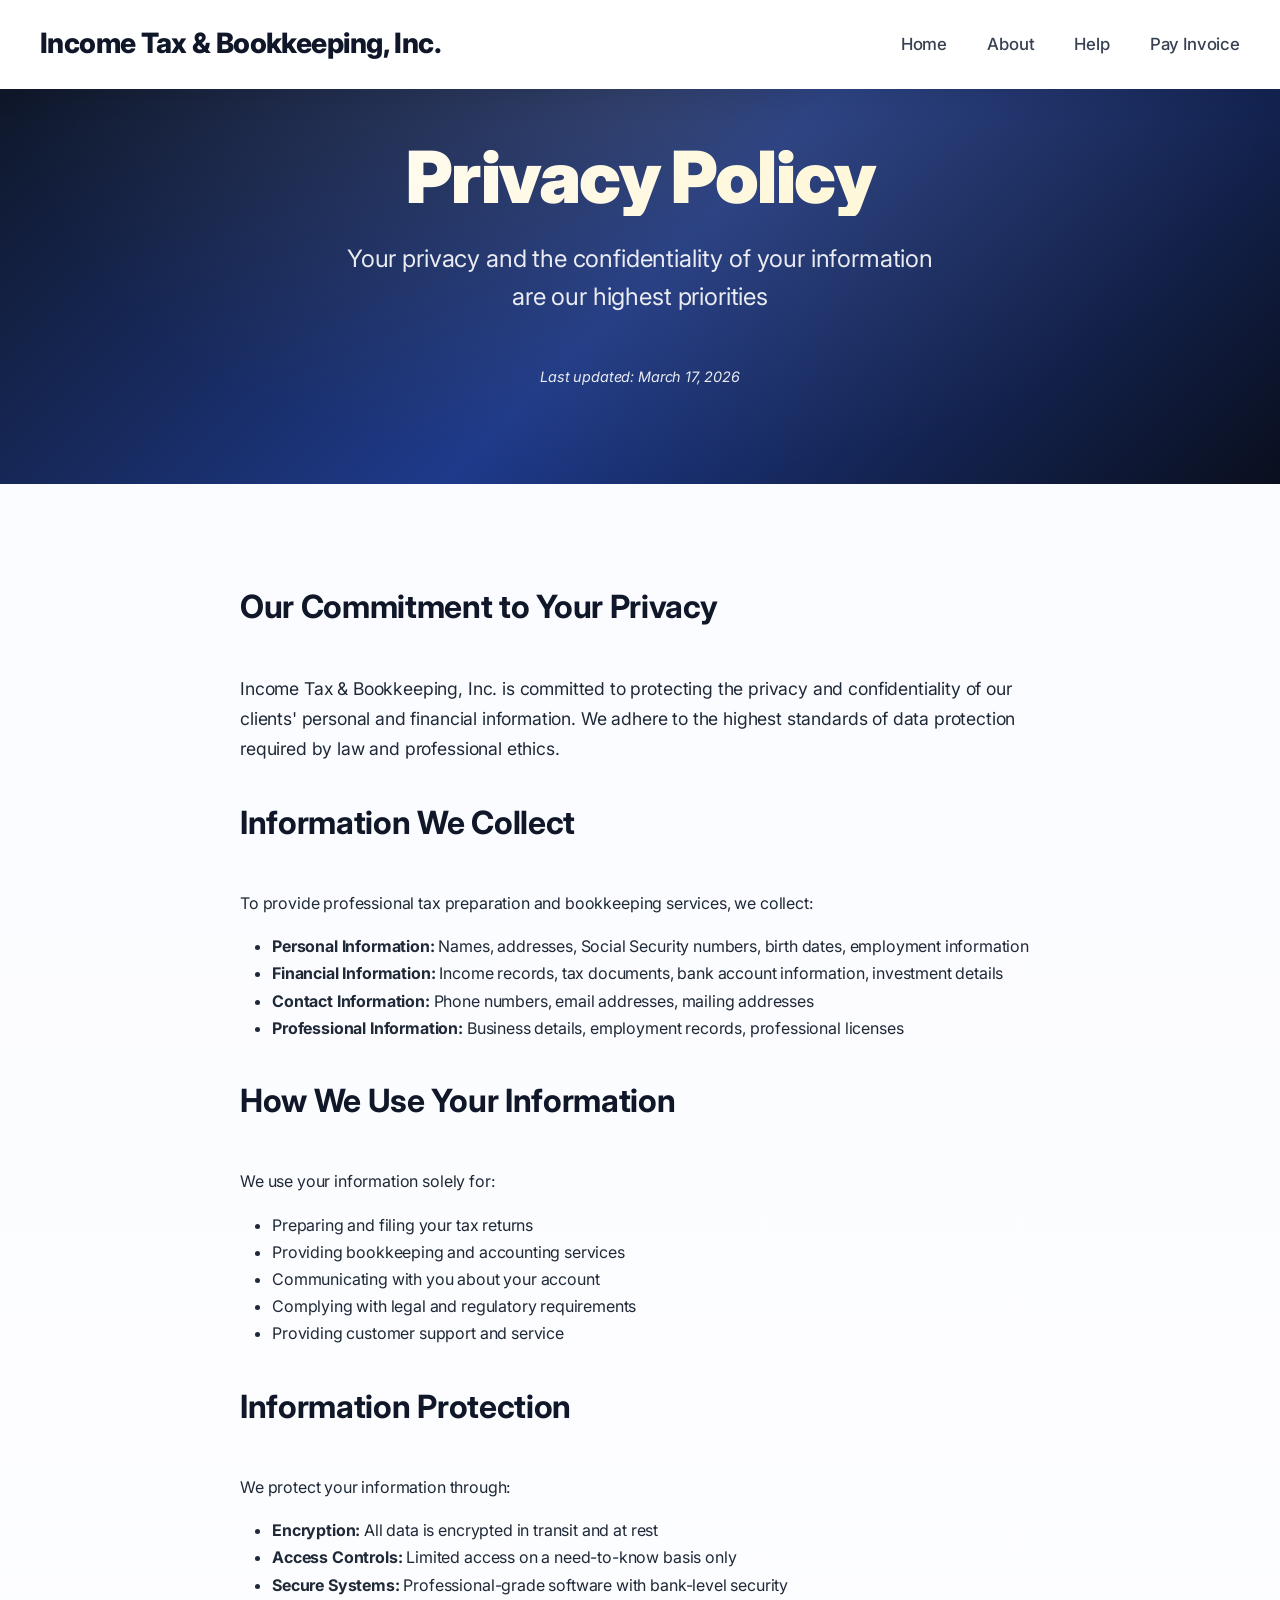
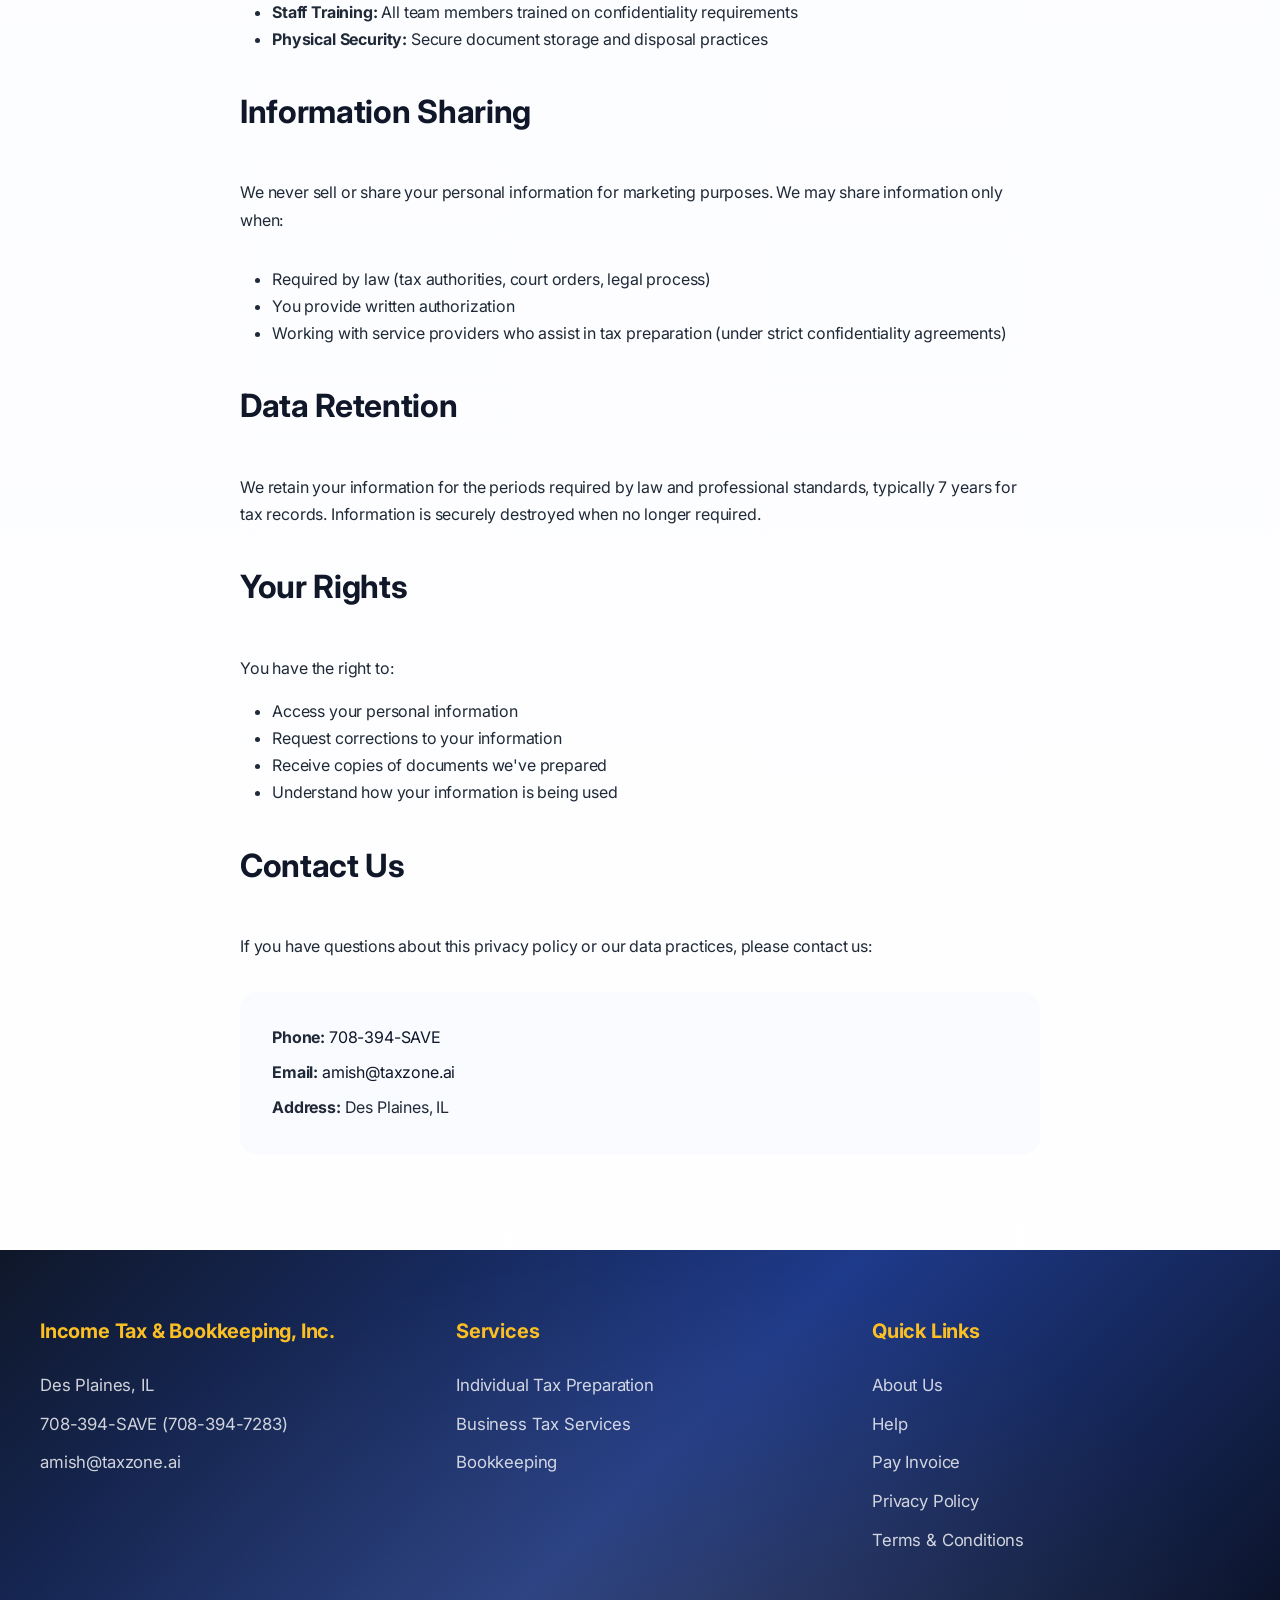
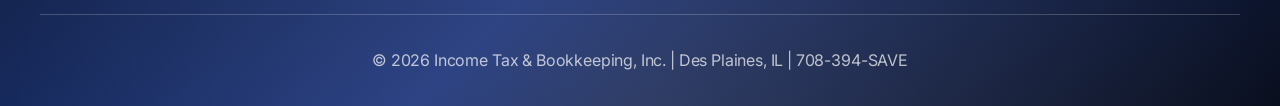
<file: privacy.html>
<!DOCTYPE html>
<html lang="en">
<head>
    <meta charset="UTF-8">
    <meta name="viewport" content="width=device-width, initial-scale=1.0">
    <title>Privacy Policy - Income Tax & Bookkeeping, Inc. | Data Protection</title>
    <meta name="description" content="Privacy Policy for Income Tax & Bookkeeping, Inc. How we protect your personal and financial information.">
    <link rel="stylesheet" href="css/style.css">
</head>
<body>
    <header>
        <nav>
            <a href="index.html" class="logo">Income Tax & Bookkeeping, Inc.</a>
            <ul class="nav-links">
                <li><a href="index.html">Home</a></li>
                <li><a href="about.html">About</a></li>
                <li><a href="help.html">Help</a></li>
                <li><a href="pay.html">Pay Invoice</a></li>
            </ul>
            <div class="nav-toggle" onclick="toggleNav()">
                <span></span>
                <span></span>
                <span></span>
            </div>
        </nav>
    </header>

    <main>
        <section class="hero" style="padding: 3rem 0;">
            <div class="container">
                <h1>Privacy Policy</h1>
                <p>Your privacy and the confidentiality of your information are our highest priorities</p>
                <p style="font-size: 0.9rem; margin-top: 1rem;"><em>Last updated: March 17, 2026</em></p>
            </div>
        </section>

        <section class="section">
            <div class="container">
                <div style="max-width: 800px; margin: 0 auto;">
                    
                    <h2 class="section-subtitle">Our Commitment to Your Privacy</h2>
                    <p style="font-size: 1.1rem; margin-bottom: 2rem;">Income Tax & Bookkeeping, Inc. is committed to protecting the privacy and confidentiality of our clients' personal and financial information. We adhere to the highest standards of data protection required by law and professional ethics.</p>

                    <h2 class="section-subtitle">Information We Collect</h2>
                    <p style="margin-bottom: 1rem;">To provide professional tax preparation and bookkeeping services, we collect:</p>
                    
                    <ul style="margin-bottom: 2rem; padding-left: 2rem;">
                        <li><strong>Personal Information:</strong> Names, addresses, Social Security numbers, birth dates, employment information</li>
                        <li><strong>Financial Information:</strong> Income records, tax documents, bank account information, investment details</li>
                        <li><strong>Contact Information:</strong> Phone numbers, email addresses, mailing addresses</li>
                        <li><strong>Professional Information:</strong> Business details, employment records, professional licenses</li>
                    </ul>

                    <h2 class="section-subtitle">How We Use Your Information</h2>
                    <p style="margin-bottom: 1rem;">We use your information solely for:</p>
                    <ul style="margin-bottom: 2rem; padding-left: 2rem;">
                        <li>Preparing and filing your tax returns</li>
                        <li>Providing bookkeeping and accounting services</li>
                        <li>Communicating with you about your account</li>
                        <li>Complying with legal and regulatory requirements</li>
                        <li>Providing customer support and service</li>
                    </ul>

                    <h2 class="section-subtitle">Information Protection</h2>
                    <p style="margin-bottom: 1rem;">We protect your information through:</p>
                    <ul style="margin-bottom: 2rem; padding-left: 2rem;">
                        <li><strong>Encryption:</strong> All data is encrypted in transit and at rest</li>
                        <li><strong>Access Controls:</strong> Limited access on a need-to-know basis only</li>
                        <li><strong>Secure Systems:</strong> Professional-grade software with bank-level security</li>
                        <li><strong>Staff Training:</strong> All team members trained on confidentiality requirements</li>
                        <li><strong>Physical Security:</strong> Secure document storage and disposal practices</li>
                    </ul>

                    <h2 class="section-subtitle">Information Sharing</h2>
                    <p style="margin-bottom: 2rem;">We never sell or share your personal information for marketing purposes. We may share information only when:</p>
                    <ul style="margin-bottom: 2rem; padding-left: 2rem;">
                        <li>Required by law (tax authorities, court orders, legal process)</li>
                        <li>You provide written authorization</li>
                        <li>Working with service providers who assist in tax preparation (under strict confidentiality agreements)</li>
                    </ul>

                    <h2 class="section-subtitle">Data Retention</h2>
                    <p style="margin-bottom: 2rem;">We retain your information for the periods required by law and professional standards, typically 7 years for tax records. Information is securely destroyed when no longer required.</p>

                    <h2 class="section-subtitle">Your Rights</h2>
                    <p style="margin-bottom: 1rem;">You have the right to:</p>
                    <ul style="margin-bottom: 2rem; padding-left: 2rem;">
                        <li>Access your personal information</li>
                        <li>Request corrections to your information</li>
                        <li>Receive copies of documents we've prepared</li>
                        <li>Understand how your information is being used</li>
                    </ul>

                    <h2 class="section-subtitle">Contact Us</h2>
                    <p style="margin-bottom: 2rem;">If you have questions about this privacy policy or our data practices, please contact us:</p>
                    
                    <div style="background: var(--light-bg); padding: 2rem; border-radius: 1rem;">
                        <p style="margin-bottom: 0.5rem;"><strong>Phone:</strong> <a href="tel:7083947283" style="color: var(--primary-navy); text-decoration: none;">708-394-SAVE</a></p>
                        <p style="margin-bottom: 0.5rem;"><strong>Email:</strong> <a href="mailto:amish@taxzone.ai" style="color: var(--primary-navy); text-decoration: none;">amish@taxzone.ai</a></p>
                        <p><strong>Address:</strong> Des Plaines, IL</p>
                    </div>

                </div>
            </div>
        </section>
    </main>

    <footer>
        <div class="container">
            <div class="footer-content">
                <div class="footer-section">
                    <h3>Income Tax & Bookkeeping, Inc.</h3>
                    <p>Des Plaines, IL</p>
                    <p>708-394-SAVE (708-394-7283)</p>
                    <a href="mailto:amish@taxzone.ai">amish@taxzone.ai</a>
                </div>
                <div class="footer-section">
                    <h3>Services</h3>
                    <p>Individual Tax Preparation</p>
                    <p>Business Tax Services</p>
                    <p>Bookkeeping</p>
                </div>
                <div class="footer-section">
                    <h3>Quick Links</h3>
                    <a href="about.html">About Us</a>
                    <a href="help.html">Help</a>
                    <a href="pay.html">Pay Invoice</a>
                    <a href="privacy.html">Privacy Policy</a>
                    <a href="terms.html">Terms & Conditions</a>
                </div>
            </div>
            <div class="footer-bottom">
                <p>© 2026 Income Tax & Bookkeeping, Inc. | Des Plaines, IL | 708-394-SAVE</p>
            </div>
        </div>
    </footer>

    <script>
        function toggleNav() {
            const navLinks = document.querySelector('.nav-links');
            navLinks.classList.toggle('active');
        }

        // Close mobile menu when clicking on a link
        document.querySelectorAll('.nav-links a').forEach(link => {
            link.addEventListener('click', () => {
                document.querySelector('.nav-links').classList.remove('active');
            });
        });
    </script>
</body>
</html>
</file>
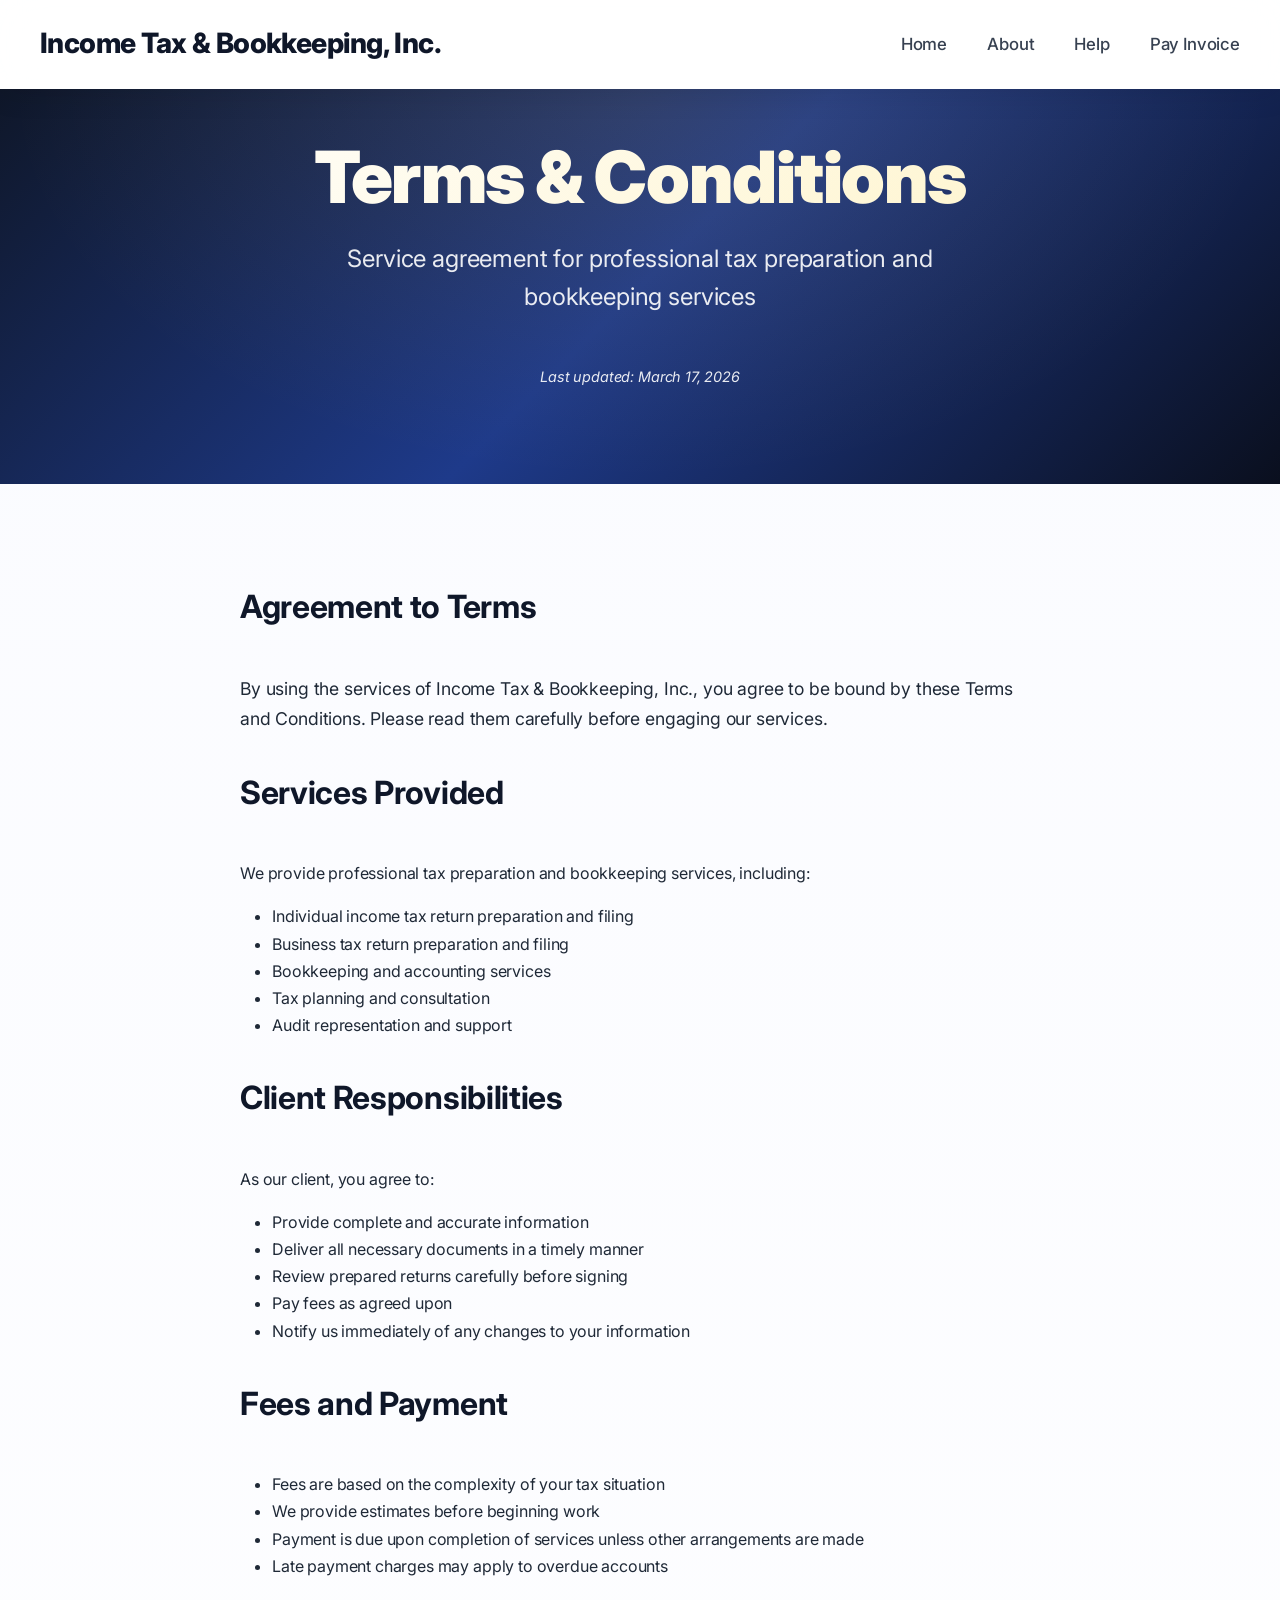
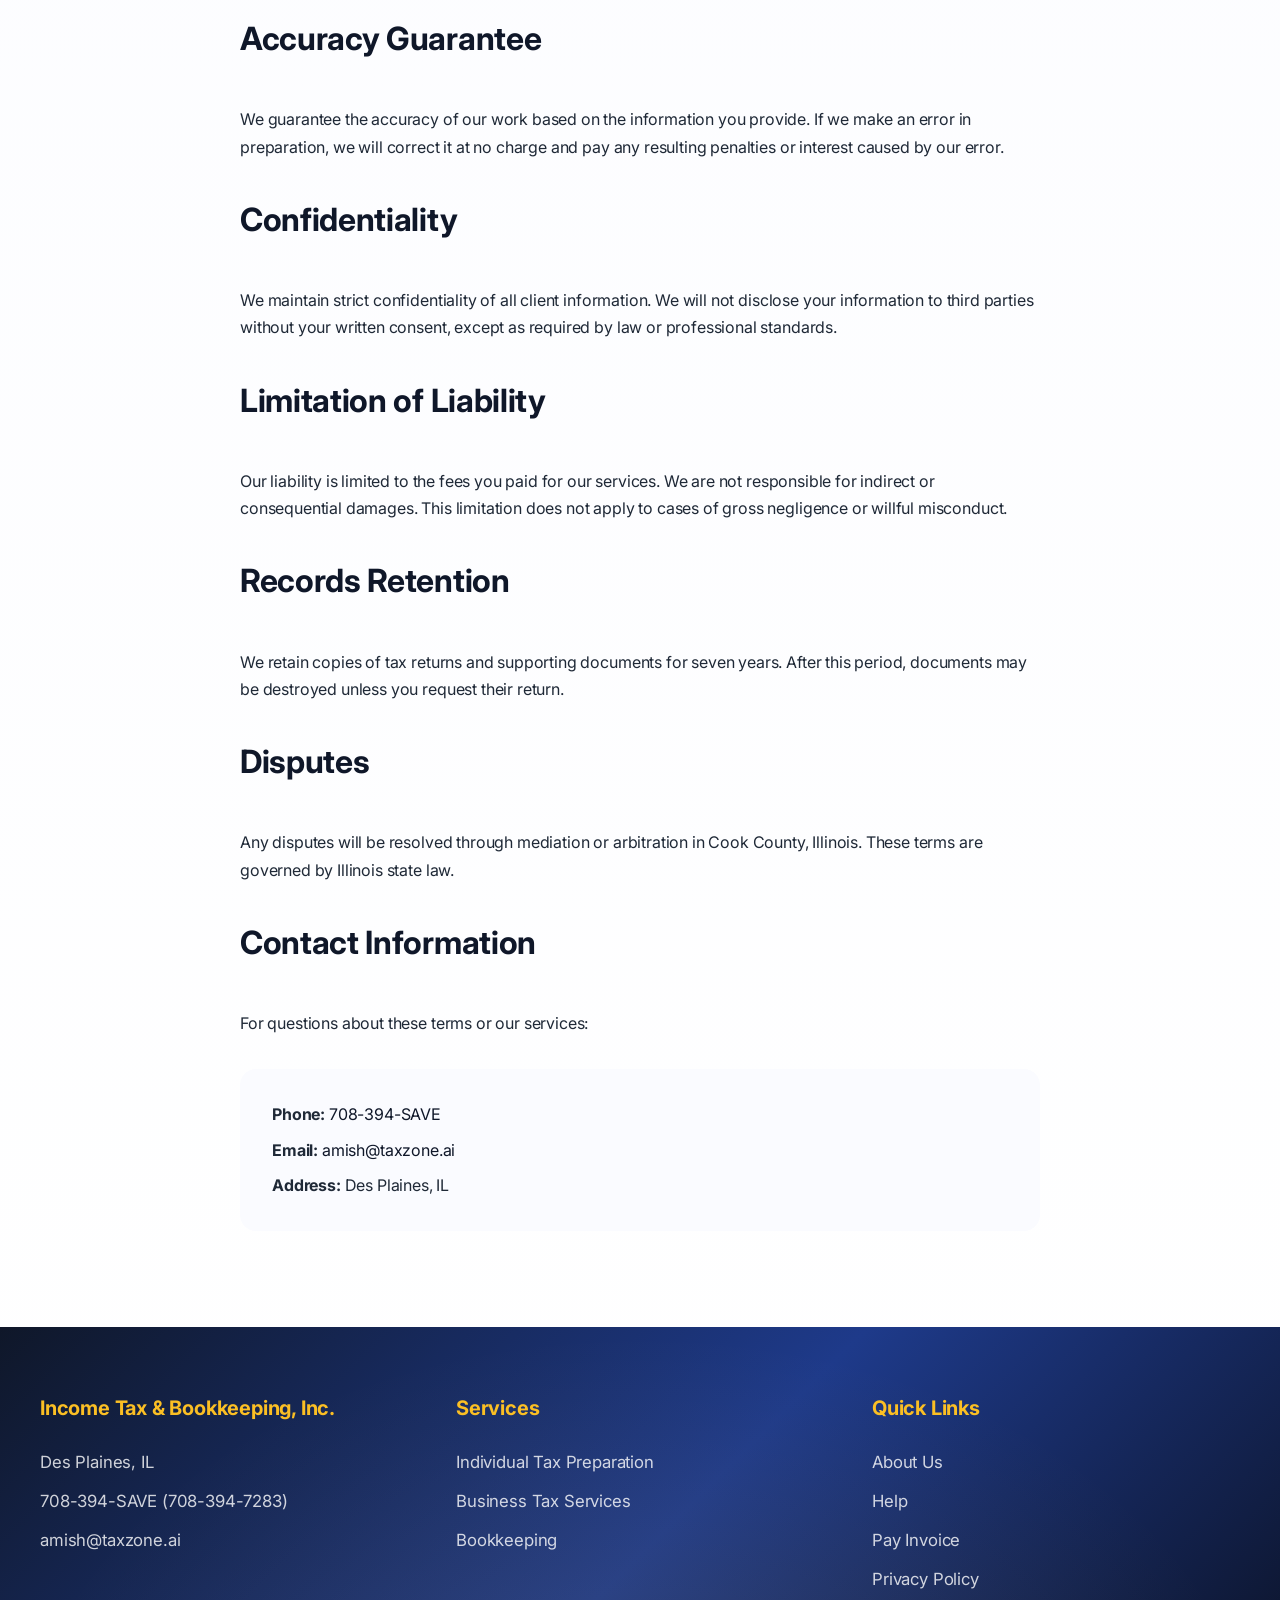
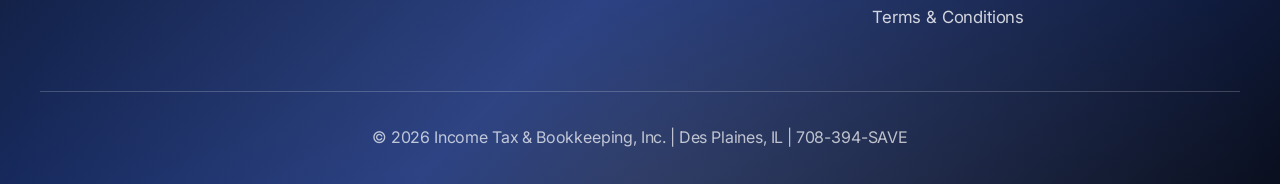
<file: terms.html>
<!DOCTYPE html>
<html lang="en">
<head>
    <meta charset="UTF-8">
    <meta name="viewport" content="width=device-width, initial-scale=1.0">
    <title>Terms & Conditions - Income Tax & Bookkeeping, Inc. | Service Agreement</title>
    <meta name="description" content="Terms and Conditions for professional tax preparation and bookkeeping services by Income Tax & Bookkeeping, Inc.">
    <link rel="stylesheet" href="css/style.css">
</head>
<body>
    <header>
        <nav>
            <a href="index.html" class="logo">Income Tax & Bookkeeping, Inc.</a>
            <ul class="nav-links">
                <li><a href="index.html">Home</a></li>
                <li><a href="about.html">About</a></li>
                <li><a href="help.html">Help</a></li>
                <li><a href="pay.html">Pay Invoice</a></li>
            </ul>
            <div class="nav-toggle" onclick="toggleNav()">
                <span></span>
                <span></span>
                <span></span>
            </div>
        </nav>
    </header>

    <main>
        <section class="hero" style="padding: 3rem 0;">
            <div class="container">
                <h1>Terms & Conditions</h1>
                <p>Service agreement for professional tax preparation and bookkeeping services</p>
                <p style="font-size: 0.9rem; margin-top: 1rem;"><em>Last updated: March 17, 2026</em></p>
            </div>
        </section>

        <section class="section">
            <div class="container">
                <div style="max-width: 800px; margin: 0 auto;">
                    
                    <h2 class="section-subtitle">Agreement to Terms</h2>
                    <p style="font-size: 1.1rem; margin-bottom: 2rem;">By using the services of Income Tax & Bookkeeping, Inc., you agree to be bound by these Terms and Conditions. Please read them carefully before engaging our services.</p>

                    <h2 class="section-subtitle">Services Provided</h2>
                    <p style="margin-bottom: 1rem;">We provide professional tax preparation and bookkeeping services, including:</p>
                    <ul style="margin-bottom: 2rem; padding-left: 2rem;">
                        <li>Individual income tax return preparation and filing</li>
                        <li>Business tax return preparation and filing</li>
                        <li>Bookkeeping and accounting services</li>
                        <li>Tax planning and consultation</li>
                        <li>Audit representation and support</li>
                    </ul>

                    <h2 class="section-subtitle">Client Responsibilities</h2>
                    <p style="margin-bottom: 1rem;">As our client, you agree to:</p>
                    <ul style="margin-bottom: 2rem; padding-left: 2rem;">
                        <li>Provide complete and accurate information</li>
                        <li>Deliver all necessary documents in a timely manner</li>
                        <li>Review prepared returns carefully before signing</li>
                        <li>Pay fees as agreed upon</li>
                        <li>Notify us immediately of any changes to your information</li>
                    </ul>

                    <h2 class="section-subtitle">Fees and Payment</h2>
                    <ul style="margin-bottom: 2rem; padding-left: 2rem;">
                        <li>Fees are based on the complexity of your tax situation</li>
                        <li>We provide estimates before beginning work</li>
                        <li>Payment is due upon completion of services unless other arrangements are made</li>
                        <li>Late payment charges may apply to overdue accounts</li>
                    </ul>

                    <h2 class="section-subtitle">Accuracy Guarantee</h2>
                    <p style="margin-bottom: 2rem;">We guarantee the accuracy of our work based on the information you provide. If we make an error in preparation, we will correct it at no charge and pay any resulting penalties or interest caused by our error.</p>

                    <h2 class="section-subtitle">Confidentiality</h2>
                    <p style="margin-bottom: 2rem;">We maintain strict confidentiality of all client information. We will not disclose your information to third parties without your written consent, except as required by law or professional standards.</p>

                    <h2 class="section-subtitle">Limitation of Liability</h2>
                    <p style="margin-bottom: 2rem;">Our liability is limited to the fees you paid for our services. We are not responsible for indirect or consequential damages. This limitation does not apply to cases of gross negligence or willful misconduct.</p>

                    <h2 class="section-subtitle">Records Retention</h2>
                    <p style="margin-bottom: 2rem;">We retain copies of tax returns and supporting documents for seven years. After this period, documents may be destroyed unless you request their return.</p>

                    <h2 class="section-subtitle">Disputes</h2>
                    <p style="margin-bottom: 2rem;">Any disputes will be resolved through mediation or arbitration in Cook County, Illinois. These terms are governed by Illinois state law.</p>

                    <h2 class="section-subtitle">Contact Information</h2>
                    <p style="margin-bottom: 2rem;">For questions about these terms or our services:</p>
                    
                    <div style="background: var(--light-bg); padding: 2rem; border-radius: 1rem;">
                        <p style="margin-bottom: 0.5rem;"><strong>Phone:</strong> <a href="tel:7083947283" style="color: var(--primary-navy); text-decoration: none;">708-394-SAVE</a></p>
                        <p style="margin-bottom: 0.5rem;"><strong>Email:</strong> <a href="mailto:amish@taxzone.ai" style="color: var(--primary-navy); text-decoration: none;">amish@taxzone.ai</a></p>
                        <p><strong>Address:</strong> Des Plaines, IL</p>
                    </div>

                </div>
            </div>
        </section>
    </main>

    <footer>
        <div class="container">
            <div class="footer-content">
                <div class="footer-section">
                    <h3>Income Tax & Bookkeeping, Inc.</h3>
                    <p>Des Plaines, IL</p>
                    <p>708-394-SAVE (708-394-7283)</p>
                    <a href="mailto:amish@taxzone.ai">amish@taxzone.ai</a>
                </div>
                <div class="footer-section">
                    <h3>Services</h3>
                    <p>Individual Tax Preparation</p>
                    <p>Business Tax Services</p>
                    <p>Bookkeeping</p>
                </div>
                <div class="footer-section">
                    <h3>Quick Links</h3>
                    <a href="about.html">About Us</a>
                    <a href="help.html">Help</a>
                    <a href="pay.html">Pay Invoice</a>
                    <a href="privacy.html">Privacy Policy</a>
                    <a href="terms.html">Terms & Conditions</a>
                </div>
            </div>
            <div class="footer-bottom">
                <p>© 2026 Income Tax & Bookkeeping, Inc. | Des Plaines, IL | 708-394-SAVE</p>
            </div>
        </div>
    </footer>

    <script>
        function toggleNav() {
            const navLinks = document.querySelector('.nav-links');
            navLinks.classList.toggle('active');
        }

        // Close mobile menu when clicking on a link
        document.querySelectorAll('.nav-links a').forEach(link => {
            link.addEventListener('click', () => {
                document.querySelector('.nav-links').classList.remove('active');
            });
        });
    </script>
</body>
</html>
</file>
<file: css/style.css>
@import url('https://fonts.googleapis.com/css2?family=Inter:wght@300;400;500;600;700;800;900&display=swap');

:root {
  --primary-navy: #0f1729;
  --primary-light: #1e3a8a;
  --primary-dark: #0a0f1e;
  --accent-gold: #fbbf24;
  --accent-light: #fef3c7;
  --accent-green: #10b981;
  --light-bg: #fafbff;
  --white: #ffffff;
  --glass-white: rgba(255, 255, 255, 0.85);
  --glass-navy: rgba(15, 23, 41, 0.95);
  --gray-50: #f9fafb;
  --gray-100: #f3f4f6;
  --gray-200: #e5e7eb;
  --gray-300: #d1d5db;
  --gray-400: #9ca3af;
  --gray-500: #6b7280;
  --gray-600: #4b5563;
  --gray-700: #374151;
  --gray-800: #1f2937;
  --gray-900: #111827;
  
  /* Modern shadows */
  --shadow-sm: 0 1px 2px 0 rgba(0, 0, 0, 0.05);
  --shadow: 0 4px 6px -1px rgba(0, 0, 0, 0.1), 0 2px 4px -1px rgba(0, 0, 0, 0.06);
  --shadow-lg: 0 20px 25px -5px rgba(0, 0, 0, 0.1), 0 10px 10px -5px rgba(0, 0, 0, 0.04);
  --shadow-xl: 0 25px 50px -12px rgba(0, 0, 0, 0.25);
  --shadow-inner: inset 0 2px 4px 0 rgba(0, 0, 0, 0.06);
  
  /* Glass morphism */
  --glass-bg: rgba(255, 255, 255, 0.1);
  --glass-border: rgba(255, 255, 255, 0.2);
  --glass-shadow: 0 8px 32px 0 rgba(31, 38, 135, 0.37);
  
  /* Border radius */
  --radius-sm: 0.375rem;
  --radius: 0.5rem;
  --radius-lg: 0.75rem;
  --radius-xl: 1rem;
  --radius-2xl: 1.5rem;
  --radius-full: 9999px;
  
  /* Gradients */
  --gradient-hero: linear-gradient(135deg, var(--primary-navy) 0%, var(--primary-light) 50%, var(--primary-dark) 100%);
  --gradient-card: linear-gradient(145deg, rgba(255, 255, 255, 0.95), rgba(248, 250, 252, 0.95));
  --gradient-glass: linear-gradient(135deg, var(--glass-bg), transparent);
}

* {
  margin: 0;
  padding: 0;
  box-sizing: border-box;
}

html {
  scroll-behavior: smooth;
}

body {
  font-family: 'Inter', -apple-system, BlinkMacSystemFont, 'Segoe UI', Roboto, sans-serif;
  line-height: 1.7;
  color: var(--gray-800);
  background: linear-gradient(180deg, var(--light-bg) 0%, var(--white) 100%);
  font-size: 16px;
  font-weight: 400;
  letter-spacing: -0.01em;
}

/* Header & Navigation */
header {
  position: sticky;
  top: 0;
  z-index: 1000;
  backdrop-filter: blur(20px);
  -webkit-backdrop-filter: blur(20px);
  background: var(--glass-white);
  border-bottom: 1px solid rgba(255, 255, 255, 0.2);
  box-shadow: 0 4px 30px rgba(0, 0, 0, 0.1);
}

nav {
  max-width: 1400px;
  margin: 0 auto;
  padding: 1.25rem 2.5rem;
  display: flex;
  justify-content: space-between;
  align-items: center;
}

.logo {
  font-size: 1.75rem;
  font-weight: 800;
  color: var(--primary-navy);
  text-decoration: none;
  letter-spacing: -0.02em;
  transition: all 0.3s ease;
}

.logo:hover {
  transform: scale(1.02);
  color: var(--primary-light);
}

.nav-links {
  display: flex;
  list-style: none;
  gap: 2.5rem;
}

.nav-links a {
  color: var(--gray-700);
  text-decoration: none;
  font-weight: 500;
  font-size: 1.05rem;
  position: relative;
  transition: all 0.3s ease;
  padding: 0.5rem 0;
}

.nav-links a::after {
  content: '';
  position: absolute;
  bottom: 0;
  left: 0;
  width: 0;
  height: 2px;
  background: linear-gradient(90deg, var(--accent-gold), var(--accent-green));
  transition: width 0.3s ease;
}

.nav-links a:hover::after {
  width: 100%;
}

.nav-links a:hover {
  color: var(--primary-navy);
  transform: translateY(-1px);
}

.nav-toggle {
  display: none;
  flex-direction: column;
  cursor: pointer;
  padding: 0.5rem;
  border-radius: var(--radius);
  transition: all 0.3s ease;
}

.nav-toggle:hover {
  background: rgba(0, 0, 0, 0.05);
}

.nav-toggle span {
  width: 28px;
  height: 3px;
  background: var(--primary-navy);
  border-radius: var(--radius-full);
  margin: 3px 0;
  transition: 0.3s;
}

/* Main Content */
main {
  min-height: calc(100vh - 140px);
}

.container {
  max-width: 1400px;
  margin: 0 auto;
  padding: 0 2.5rem;
}

/* Hero Section */
.hero {
  background: var(--gradient-hero);
  color: var(--white);
  padding: 8rem 0 10rem;
  text-align: center;
  position: relative;
  overflow: hidden;
}

.hero::before {
  content: '';
  position: absolute;
  top: 0;
  left: 0;
  right: 0;
  bottom: 0;
  background: radial-gradient(ellipse at top center, rgba(251, 191, 36, 0.1) 0%, transparent 70%);
  pointer-events: none;
}

.hero .container {
  position: relative;
  z-index: 2;
}

.hero h1 {
  font-size: clamp(2.5rem, 6vw, 4.5rem);
  font-weight: 900;
  margin-bottom: 1.5rem;
  letter-spacing: -0.02em;
  line-height: 1.1;
  background: linear-gradient(135deg, var(--white) 0%, var(--accent-light) 100%);
  -webkit-background-clip: text;
  -webkit-text-fill-color: transparent;
  background-clip: text;
}

.hero p {
  font-size: clamp(1.125rem, 2.5vw, 1.5rem);
  margin-bottom: 3rem;
  opacity: 0.9;
  max-width: 600px;
  margin-left: auto;
  margin-right: auto;
  font-weight: 400;
  line-height: 1.6;
}

.cta-buttons {
  display: flex;
  gap: 1.5rem;
  justify-content: center;
  flex-wrap: wrap;
}

.btn {
  display: inline-flex;
  align-items: center;
  justify-content: center;
  padding: 1rem 2.5rem;
  border-radius: var(--radius-xl);
  text-decoration: none;
  font-weight: 600;
  font-size: 1.1rem;
  text-align: center;
  transition: all 0.3s cubic-bezier(0.4, 0, 0.2, 1);
  cursor: pointer;
  border: none;
  position: relative;
  overflow: hidden;
  letter-spacing: -0.01em;
}

.btn::before {
  content: '';
  position: absolute;
  top: 0;
  left: -100%;
  width: 100%;
  height: 100%;
  background: linear-gradient(90deg, transparent, rgba(255, 255, 255, 0.2), transparent);
  transition: left 0.6s ease;
}

.btn:hover::before {
  left: 100%;
}

.btn-primary {
  background: linear-gradient(135deg, var(--accent-gold) 0%, #f59e0b 100%);
  color: var(--gray-900);
  box-shadow: var(--shadow-lg);
}

.btn-primary:hover {
  background: linear-gradient(135deg, #f59e0b 0%, #d97706 100%);
  transform: translateY(-3px) scale(1.02);
  box-shadow: var(--shadow-xl);
}

.btn-secondary {
  background: var(--glass-bg);
  backdrop-filter: blur(10px);
  -webkit-backdrop-filter: blur(10px);
  color: var(--white);
  border: 2px solid var(--glass-border);
  box-shadow: var(--glass-shadow);
}

.btn-secondary:hover {
  background: var(--white);
  color: var(--primary-navy);
  border-color: var(--white);
  transform: translateY(-3px) scale(1.02);
  box-shadow: var(--shadow-xl);
}

/* Sections */
.section {
  padding: 6rem 0;
  position: relative;
}

.section-title {
  font-size: clamp(2rem, 5vw, 3.5rem);
  font-weight: 800;
  text-align: center;
  margin-bottom: 4rem;
  color: var(--primary-navy);
  letter-spacing: -0.02em;
  line-height: 1.2;
}

.section-subtitle {
  font-size: clamp(1.25rem, 3vw, 2rem);
  font-weight: 700;
  margin-bottom: 2.5rem;
  color: var(--primary-navy);
  letter-spacing: -0.01em;
}

/* Services Grid */
.services-grid {
  display: grid;
  grid-template-columns: repeat(auto-fit, minmax(350px, 1fr));
  gap: 2.5rem;
  margin-top: 3rem;
}

.service-card {
  background: var(--gradient-card);
  padding: 3rem 2rem;
  border-radius: var(--radius-2xl);
  box-shadow: var(--shadow-lg);
  text-align: center;
  transition: all 0.4s cubic-bezier(0.4, 0, 0.2, 1);
  border: 1px solid rgba(255, 255, 255, 0.5);
  backdrop-filter: blur(10px);
  -webkit-backdrop-filter: blur(10px);
  position: relative;
  overflow: hidden;
}

.service-card::before {
  content: '';
  position: absolute;
  top: 0;
  left: 0;
  right: 0;
  height: 4px;
  background: linear-gradient(90deg, var(--accent-gold), var(--accent-green));
  opacity: 0;
  transition: opacity 0.3s ease;
}

.service-card:hover::before {
  opacity: 1;
}

.service-card:hover {
  transform: translateY(-10px) scale(1.02);
  box-shadow: var(--shadow-xl);
}

.service-icon {
  width: 100px;
  height: 100px;
  background: linear-gradient(135deg, var(--accent-green), var(--accent-gold));
  border-radius: var(--radius-2xl);
  display: flex;
  align-items: center;
  justify-content: center;
  margin: 0 auto 2rem;
  font-size: 2.5rem;
  color: var(--white);
  transition: transform 0.3s ease;
  box-shadow: var(--shadow);
}

.service-card:hover .service-icon {
  transform: scale(1.1) rotate(5deg);
}

.service-card h3 {
  font-size: 1.5rem;
  font-weight: 700;
  margin-bottom: 1.5rem;
  color: var(--primary-navy);
  letter-spacing: -0.01em;
}

.service-card p {
  font-size: 1.1rem;
  line-height: 1.6;
  color: var(--gray-600);
}

/* Memorial Section */
.memorial {
  background: var(--gradient-card);
  backdrop-filter: blur(10px);
  -webkit-backdrop-filter: blur(10px);
  padding: 4rem 3rem;
  margin: 3rem 0;
  border-radius: var(--radius-2xl);
  border: 1px solid rgba(255, 255, 255, 0.3);
  box-shadow: var(--shadow-lg);
}

.memorial-content {
  display: grid;
  grid-template-columns: 200px 1fr;
  gap: 3rem;
  align-items: start;
}

.memorial-photo {
  width: 200px;
  height: 200px;
  border-radius: var(--radius-2xl);
  object-fit: cover;
  border: 4px solid var(--white);
  box-shadow: var(--shadow-xl);
  transition: transform 0.3s ease;
}

.memorial-photo:hover {
  transform: scale(1.05);
}

.memorial-text h3 {
  color: var(--primary-navy);
  font-size: 1.75rem;
  font-weight: 800;
  margin-bottom: 1.5rem;
  letter-spacing: -0.01em;
}

.memorial-text p {
  margin-bottom: 1.5rem;
  line-height: 1.8;
  color: var(--gray-700);
  font-size: 1.05rem;
}

/* Contact Form */
.contact-form {
  max-width: 600px;
  margin: 2rem auto;
  background: var(--white);
  padding: 2rem;
  border-radius: 1rem;
  box-shadow: var(--shadow);
}

.form-group {
  margin-bottom: 1.5rem;
}

.form-group label {
  display: block;
  margin-bottom: 0.5rem;
  font-weight: 500;
  color: var(--gray-700);
}

.form-group input,
.form-group textarea {
  width: 100%;
  padding: 0.75rem;
  border: 2px solid var(--gray-200);
  border-radius: 0.5rem;
  font-size: 1rem;
  transition: border-color 0.3s ease;
}

.form-group input:focus,
.form-group textarea:focus {
  outline: none;
  border-color: var(--primary-navy);
}

textarea {
  resize: vertical;
  min-height: 120px;
}

/* FAQ */
.faq-item {
  background: var(--white);
  margin-bottom: 1rem;
  border-radius: 0.5rem;
  box-shadow: var(--shadow-sm);
  overflow: hidden;
}

.faq-question {
  padding: 1.5rem;
  background: var(--gray-50);
  cursor: pointer;
  display: flex;
  justify-content: space-between;
  align-items: center;
  font-weight: 600;
  color: var(--primary-navy);
}

.faq-answer {
  padding: 1.5rem;
  border-top: 1px solid var(--gray-200);
  display: none;
}

.faq-item.active .faq-answer {
  display: block;
}

/* Trust Signals */
.trust-signals {
  display: grid;
  grid-template-columns: repeat(auto-fit, minmax(250px, 1fr));
  gap: 2rem;
  margin: 3rem 0;
}

.trust-item {
  text-align: center;
  padding: 1.5rem;
}

.trust-item h4 {
  font-size: 2rem;
  font-weight: 700;
  color: var(--accent-green);
  margin-bottom: 0.5rem;
}

.trust-item p {
  color: var(--gray-600);
}

/* Footer */
footer {
  background: var(--gradient-hero);
  color: var(--white);
  padding: 4rem 0 2rem;
  margin-top: auto;
  position: relative;
  overflow: hidden;
}

footer::before {
  content: '';
  position: absolute;
  top: 0;
  left: 0;
  right: 0;
  bottom: 0;
  background: radial-gradient(ellipse at bottom center, rgba(251, 191, 36, 0.1) 0%, transparent 70%);
  pointer-events: none;
}

.footer-content {
  display: grid;
  grid-template-columns: repeat(auto-fit, minmax(280px, 1fr));
  gap: 3rem;
  margin-bottom: 3rem;
  position: relative;
  z-index: 2;
}

.footer-section h3 {
  margin-bottom: 1.5rem;
  color: var(--accent-gold);
  font-weight: 700;
  font-size: 1.25rem;
  letter-spacing: -0.01em;
}

.footer-section p,
.footer-section a {
  color: rgba(255, 255, 255, 0.8);
  text-decoration: none;
  margin-bottom: 0.75rem;
  display: block;
  font-size: 1.05rem;
  line-height: 1.6;
  transition: all 0.3s ease;
}

.footer-section a:hover {
  color: var(--accent-gold);
  transform: translateX(5px);
}

.footer-bottom {
  border-top: 1px solid rgba(255, 255, 255, 0.2);
  padding-top: 2rem;
  text-align: center;
  color: rgba(255, 255, 255, 0.7);
  position: relative;
  z-index: 2;
  font-size: 1rem;
}

/* Responsive Design */
@media (max-width: 1024px) {
  .container {
    padding: 0 2rem;
  }
  
  nav {
    padding: 1rem 2rem;
  }
  
  .services-grid {
    grid-template-columns: repeat(auto-fit, minmax(300px, 1fr));
  }
}

@media (max-width: 768px) {
  .nav-links {
    position: fixed;
    top: 88px;
    left: -100%;
    width: 100%;
    height: calc(100vh - 88px);
    background: var(--glass-navy);
    backdrop-filter: blur(20px);
    -webkit-backdrop-filter: blur(20px);
    flex-direction: column;
    justify-content: start;
    align-items: center;
    padding-top: 3rem;
    gap: 1.5rem;
    transition: left 0.4s cubic-bezier(0.4, 0, 0.2, 1);
  }

  .nav-links.active {
    left: 0;
  }

  .nav-links a {
    color: var(--white);
    font-size: 1.25rem;
    padding: 1rem 2rem;
    border-radius: var(--radius-lg);
    transition: all 0.3s ease;
  }

  .nav-links a:hover {
    background: var(--glass-bg);
    color: var(--accent-gold);
  }

  .nav-toggle {
    display: flex;
  }

  .hero {
    padding: 5rem 0 6rem;
  }

  .cta-buttons {
    flex-direction: column;
    align-items: center;
    gap: 1rem;
  }

  .memorial-content {
    grid-template-columns: 1fr !important;
    text-align: center !important;
    gap: 2rem !important;
  }

  .memorial-photo {
    margin: 0 auto;
    width: 150px;
    height: 150px;
  }

  .services-grid {
    grid-template-columns: 1fr;
    gap: 2rem;
  }

  .service-card {
    padding: 2.5rem 2rem;
  }

  .trust-signals {
    grid-template-columns: 1fr;
  }

  .footer-content {
    grid-template-columns: 1fr;
    text-align: center;
  }
  
  .section {
    padding: 4rem 0;
  }
}

@media (max-width: 640px) {
  .container {
    padding: 0 1.5rem;
  }

  nav {
    padding: 1rem 1.5rem;
  }

  .hero {
    padding: 4rem 0 5rem;
  }

  .section {
    padding: 3rem 0;
  }
  
  .service-card {
    padding: 2rem 1.5rem;
  }
  
  .btn {
    padding: 0.875rem 2rem;
    font-size: 1rem;
  }
  
  .logo {
    font-size: 1.5rem;
  }
  
  .services-grid {
    grid-template-columns: 1fr;
    gap: 1.5rem;
  }
}

@media (max-width: 480px) {
  .container {
    padding: 0 1rem;
  }

  nav {
    padding: 1rem;
  }
  
  .logo {
    font-size: 1.25rem;
  }

  .hero {
    padding: 3rem 0 4rem;
  }

  .section {
    padding: 2.5rem 0;
  }
  
  .service-card {
    padding: 1.5rem;
  }
  
  .service-icon {
    width: 80px;
    height: 80px;
    font-size: 2rem;
  }
}

/* Contact Form */
.contact-form {
  max-width: 600px;
  margin: 3rem auto;
  background: var(--gradient-card);
  backdrop-filter: blur(10px);
  -webkit-backdrop-filter: blur(10px);
  padding: 3rem;
  border-radius: var(--radius-2xl);
  box-shadow: var(--shadow-xl);
  border: 1px solid rgba(255, 255, 255, 0.3);
}

.form-group {
  margin-bottom: 2rem;
}

.form-group label {
  display: block;
  margin-bottom: 0.75rem;
  font-weight: 600;
  color: var(--gray-700);
  font-size: 1.05rem;
}

.form-group input,
.form-group textarea {
  width: 100%;
  padding: 1rem 1.25rem;
  border: 2px solid var(--gray-200);
  border-radius: var(--radius-lg);
  font-size: 1.05rem;
  transition: all 0.3s ease;
  background: var(--white);
  font-family: inherit;
}

.form-group input:focus,
.form-group textarea:focus {
  outline: none;
  border-color: var(--primary-light);
  box-shadow: 0 0 0 4px rgba(30, 58, 138, 0.1);
  transform: translateY(-2px);
}

textarea {
  resize: vertical;
  min-height: 140px;
  line-height: 1.6;
}

/* FAQ */
.faq-item {
  background: var(--gradient-card);
  margin-bottom: 1.5rem;
  border-radius: var(--radius-xl);
  box-shadow: var(--shadow);
  overflow: hidden;
  border: 1px solid rgba(255, 255, 255, 0.3);
  backdrop-filter: blur(10px);
  -webkit-backdrop-filter: blur(10px);
  transition: transform 0.3s ease;
}

.faq-item:hover {
  transform: translateY(-2px);
}

.faq-question {
  padding: 2rem;
  background: transparent;
  cursor: pointer;
  display: flex;
  justify-content: space-between;
  align-items: center;
  font-weight: 700;
  color: var(--primary-navy);
  font-size: 1.1rem;
  transition: all 0.3s ease;
}

.faq-question:hover {
  color: var(--primary-light);
}

.faq-answer {
  padding: 0 2rem 2rem;
  border-top: 1px solid rgba(0, 0, 0, 0.1);
  display: none;
  color: var(--gray-700);
  line-height: 1.7;
  font-size: 1.05rem;
}

.faq-item.active .faq-answer {
  display: block;
  animation: slideDown 0.3s ease;
}

@keyframes slideDown {
  from {
    opacity: 0;
    transform: translateY(-10px);
  }
  to {
    opacity: 1;
    transform: translateY(0);
  }
}

/* Trust Signals */
.trust-signals {
  display: grid;
  grid-template-columns: repeat(auto-fit, minmax(280px, 1fr));
  gap: 2.5rem;
  margin: 4rem 0;
}

.trust-item {
  text-align: center;
  padding: 2rem;
  background: var(--gradient-card);
  border-radius: var(--radius-2xl);
  box-shadow: var(--shadow);
  border: 1px solid rgba(255, 255, 255, 0.3);
  transition: transform 0.3s ease;
}

.trust-item:hover {
  transform: translateY(-5px);
}

.trust-item h4 {
  font-size: 2.5rem;
  font-weight: 800;
  color: var(--accent-green);
  margin-bottom: 1rem;
  letter-spacing: -0.02em;
}

.trust-item p {
  color: var(--gray-600);
  font-size: 1.1rem;
  line-height: 1.6;
}

/* Utility Classes */
.text-center {
  text-align: center;
}

.text-gold {
  color: var(--accent-gold);
}

.text-green {
  color: var(--accent-green);
}

.mb-2 {
  margin-bottom: 1rem;
}

.mb-4 {
  margin-bottom: 2rem;
}

.mt-4 {
  margin-top: 2rem;
}

/* Animations */
@keyframes fadeInUp {
  from {
    opacity: 0;
    transform: translateY(30px);
  }
  to {
    opacity: 1;
    transform: translateY(0);
  }
}

.fade-in-up {
  animation: fadeInUp 0.8s ease-out forwards;
}

/* Smooth scrolling for anchor links */
html {
  scroll-padding-top: 100px;
}

/* Focus styles for accessibility */
*:focus-visible {
  outline: 2px solid var(--accent-gold);
  outline-offset: 2px;
}
</file>
